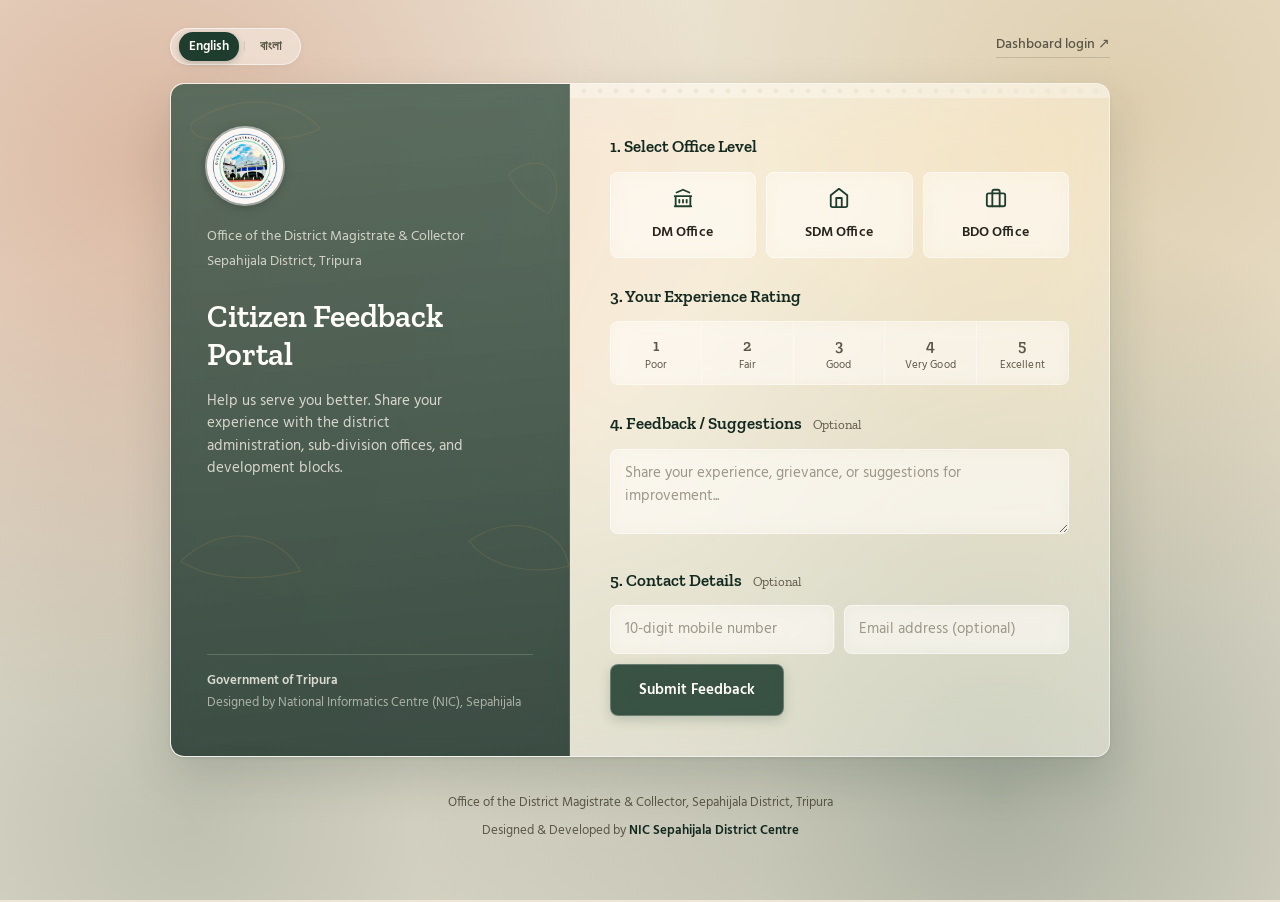
<file: index.html>
<!DOCTYPE html>
<html lang="en">
<head>
  <meta charset="UTF-8">
  <meta name="viewport" content="width=device-width, initial-scale=1.0">
  <title>Sepahijala District Administration — Citizen Feedback Portal</title>
  <meta name="description" content="Official Citizen Feedback Portal of Sepahijala District Administration, Government of Tripura. Share your experience and rating for DM, SDM, and BDO offices.">
  <meta name="theme-color" content="#1F3D2E">
  <link rel="icon" type="image/jpeg" href="logo.jpg">
  <link rel="preconnect" href="https://fonts.googleapis.com">
  <link rel="preconnect" href="https://fonts.gstatic.com" crossorigin>
  <link href="https://fonts.googleapis.com/css2?family=Zilla+Slab:wght@500;600;700&family=Hind:wght@400;500;600;700&display=swap" rel="stylesheet">
  <link rel="stylesheet" href="style.css">
</head>
<body>
<div class="page">

  <!-- Top Language Switcher & Admin Link -->
  <div class="top-links">
    <div class="lang-switch-container" role="group" aria-label="Language Selector">
      <button type="button" class="lang-btn active" id="btnLangEn" onclick="setLanguage('en')">English</button>
      <span class="lang-separator">|</span>
      <button type="button" class="lang-btn" id="btnLangBn" onclick="setLanguage('bn')">বাংলা</button>
    </div>
    <a class="dashboard-link" href="login.html" data-i18n="dashboard_link">Dashboard login ↗</a>
  </div>

  <div class="portal">
    <!-- Identity / hero panel -->
    <div class="hero">
      <svg class="hero-canopy" viewBox="0 0 400 520" preserveAspectRatio="xMidYMid slice">
        <g fill="none" stroke="rgba(184,146,74,0.35)" stroke-width="1.2">
          <path d="M20 40 C 60 10, 120 10, 150 45 C 130 55, 90 60, 60 50 C 40 60, 20 55, 20 40 Z"/>
          <path d="M340 90 C 380 60, 400 100, 380 130 C 360 120, 345 105, 340 90 Z"/>
          <path d="M10 480 C 50 440, 110 450, 130 490 C 90 500, 40 500, 10 480 Z"/>
          <path d="M300 460 C 340 430, 395 445, 400 485 C 360 495, 320 485, 300 460 Z"/>
        </g>
      </svg>
      <div class="hero-content">
        <a href="index.html" class="seal" title="District Administration Sepahijala, Bishramganj">
          <img src="logo.jpg" alt="District Administration Sepahijala" />
        </a>
        <p class="eyebrow-office" data-i18n="office_title">Office of the District Magistrate &amp; Collector</p>
        <p class="eyebrow-district" data-i18n="district_title">Sepahijala District, Tripura</p>
        <h1 data-i18n="portal_title">Citizen Feedback Portal</h1>
        <p class="lede" data-i18n="hero_lede">Help us serve you better. Share your experience with the district administration, sub-division offices, and development blocks.</p>
      </div>
      <div class="hero-foot">
        <strong data-i18n="gov_tripura">Government of Tripura</strong>
        <span data-i18n="nic_credit">Designed by National Informatics Centre (NIC), Sepahijala</span>
      </div>
    </div>

    <!-- Form / slip panel -->
    <div class="slip">
      <div class="perforation"></div>
      
      <!-- Interactive Form Section -->
      <div class="slip-inner" id="formSection">
        
        <!-- Fieldset 1: Level Tile -->
        <fieldset>
          <legend><span data-i18n="step1_title">1. Select Office Level</span> <span class="hint" data-i18n="step1_hint"></span></legend>
          <div class="tile-row">
            <div class="tile" id="tile-DM" onclick="selectOfficeType('DM')">
              <svg viewBox="0 0 24 24" fill="none" stroke="currentColor" stroke-width="2" stroke-linecap="round" stroke-linejoin="round">
                <path d="M3 21h18M3 10h18M5 6l7-3 7 3M4 10v11M20 10v11M8 14v3M12 14v3M16 14v3"/>
              </svg>
              <span data-i18n="tile_dm">DM Office</span>
            </div>
            <div class="tile" id="tile-SDM" onclick="selectOfficeType('SDM')">
              <svg viewBox="0 0 24 24" fill="none" stroke="currentColor" stroke-width="2" stroke-linecap="round" stroke-linejoin="round">
                <path d="M3 9l9-7 9 7v11a2 2 0 0 1-2 2H5a2 2 0 0 1-2-2z"/>
                <polyline points="9 22 9 12 15 12 15 22"/>
              </svg>
              <span data-i18n="tile_sdm">SDM Office</span>
            </div>
            <div class="tile" id="tile-BDO" onclick="selectOfficeType('BDO')">
              <svg viewBox="0 0 24 24" fill="none" stroke="currentColor" stroke-width="2" stroke-linecap="round" stroke-linejoin="round">
                <rect x="2" y="7" width="20" height="14" rx="2" ry="2"/>
                <path d="M16 21V5a2 2 0 0 0-2-2h-4a2 2 0 0 0-2 2v16"/>
              </svg>
              <span data-i18n="tile_bdo">BDO Office</span>
            </div>
          </div>
        </fieldset>

        <!-- Fieldset 2: Specific Office Dropdown -->
        <fieldset id="specificOfficeSection" style="display: none;">
          <legend><span data-i18n="step2_title">2. Specific Office</span> <span class="hint" data-i18n="step2_hint"></span></legend>
          <div class="office-select-wrapper">
            <select id="officeDropdown" class="office-dropdown" onchange="selectSpecificOffice(this.value)">
              <!-- Dynamically populated options -->
            </select>
            <span class="office-select-arrow">▾</span>
          </div>
        </fieldset>

        <!-- Fieldset 3: Experience Rating -->
        <fieldset>
          <legend><span data-i18n="step3_title">3. Your Experience Rating</span> <span class="hint" data-i18n="step3_hint"></span></legend>
          <div class="scale">
            <button type="button" id="rate-1" onclick="setRating(1)">
              <span class="n">1</span>
              <span class="lbl" data-i18n="rate_1">Poor</span>
            </button>
            <button type="button" id="rate-2" onclick="setRating(2)">
              <span class="n">2</span>
              <span class="lbl" data-i18n="rate_2">Fair</span>
            </button>
            <button type="button" id="rate-3" onclick="setRating(3)">
              <span class="n">3</span>
              <span class="lbl" data-i18n="rate_3">Good</span>
            </button>
            <button type="button" id="rate-4" onclick="setRating(4)">
              <span class="n">4</span>
              <span class="lbl" data-i18n="rate_4">Very Good</span>
            </button>
            <button type="button" id="rate-5" onclick="setRating(5)">
              <span class="n">5</span>
              <span class="lbl" data-i18n="rate_5">Excellent</span>
            </button>
          </div>
        </fieldset>

        <!-- Fieldset 4: Remarks / Suggestions -->
        <fieldset>
          <legend><span data-i18n="step4_title">4. Feedback / Suggestions</span> <span class="hint" data-i18n="step4_hint">Optional</span></legend>
          <textarea id="feedbackText" data-i18n-placeholder="feedback_placeholder" placeholder="Share your experience, grievance, or suggestions for improvement..."></textarea>
        </fieldset>

        <!-- Fieldset 5: Contact Details -->
        <fieldset>
          <legend><span data-i18n="step5_title">5. Contact Details</span> <span class="hint" data-i18n="step5_hint">Optional</span></legend>
          <div class="contact-row">
            <input type="tel" id="mobile" maxlength="10" data-i18n-placeholder="mobile_placeholder" placeholder="10-digit mobile number" />
            <input type="email" id="email" data-i18n-placeholder="email_placeholder" placeholder="Email address (optional)" />
          </div>
        </fieldset>

        <!-- Alert Notification -->
        <div id="alertBox" class="alert"></div>

        <!-- Submit Row -->
        <div class="submit-row">
          <button type="button" id="submitBtn" onclick="submitFeedback()" class="submit-btn" data-i18n="submit_btn">Submit Feedback</button>
          <div class="error-note" id="inlineError" data-i18n="inline_error">Please select an office and star rating before submitting.</div>
        </div>

      </div>

      <!-- Confirmation Screen -->
      <div class="confirm" id="confirmSection">
        <div class="check">✓</div>
        <h2 data-i18n="confirm_title">Feedback Recorded! Thank You</h2>
        <div class="ticket-id" id="ticketIdDisplay">Ref: SPJ-FB-2026-0001</div>
        <p data-i18n="confirm_msg">Your feedback has been securely submitted to the District Administration, Sepahijala. Thank you for contributing to better public service delivery.</p>
        <button type="button" class="again-btn" onclick="resetForm()" data-i18n="again_btn">Submit Another Response</button>
      </div>

    </div>
  </div>

  <footer class="page-foot">
    <div data-i18n="footer_office">Office of the District Magistrate &amp; Collector, Sepahijala District, Tripura</div>
    <div class="updated" data-i18n-html="footer_credit">Designed &amp; Developed by <strong>NIC Sepahijala District Centre</strong></div>
  </footer>

</div>

<script src="app.js"></script>
<script>
  // ── Pure English & Pure Bengali Translation Dictionary ───────
  const TRANSLATIONS = {
    en: {
      dashboard_link: "Dashboard login ↗",
      office_title: "Office of the District Magistrate & Collector",
      district_title: "Sepahijala District, Tripura",
      portal_title: "Citizen Feedback Portal",
      hero_lede: "Help us serve you better. Share your experience with the district administration, sub-division offices, and development blocks.",
      gov_tripura: "Government of Tripura",
      nic_credit: "Designed by National Informatics Centre (NIC), Sepahijala",

      step1_title: "1. Select Office Level",
      step1_hint: "",
      tile_dm: "DM Office",
      tile_sdm: "SDM Office",
      tile_bdo: "BDO Office",

      step2_title: "2. Specific Office",
      step2_hint: "",

      step3_title: "3. Your Experience Rating",
      step3_hint: "",
      rate_1: "Poor",
      rate_2: "Fair",
      rate_3: "Good",
      rate_4: "Very Good",
      rate_5: "Excellent",

      step4_title: "4. Feedback / Suggestions",
      step4_hint: "Optional",
      feedback_placeholder: "Share your experience, grievance, or suggestions for improvement...",

      step5_title: "5. Contact Details",
      step5_hint: "Optional",
      mobile_placeholder: "10-digit mobile number",
      email_placeholder: "Email address (optional)",

      submit_btn: "Submit Feedback",
      submitting_btn: "Submitting...",
      inline_error: "Please select an office and star rating before submitting.",

      confirm_title: "Feedback Recorded! Thank You",
      confirm_msg: "Your feedback has been securely submitted to the District Administration, Sepahijala. Thank you for contributing to better public service delivery.",
      again_btn: "Submit Another Response",

      footer_office: "Office of the District Magistrate & Collector, Sepahijala District, Tripura",
      footer_credit: "Designed & Developed by <strong>NIC Sepahijala District Centre</strong>",

      err_select_office: "Please select the office level and specific office.",
      err_select_rating: "Please select your experience rating from 1 to 5.",
      err_invalid_mobile: "Please enter a valid 10-digit Indian mobile number.",
      err_invalid_email: "Please enter a valid email address.",
      err_submit_failed: "Failed to submit feedback. Please check connection and try again.",
      office_dropdown_placeholder: "— Select Office —"
    },
    bn: {
      dashboard_link: "ড্যাশবোর্ড লগইন ↗",
      office_title: "জেলা শাসক ও সমাহর্তার কার্যালয়",
      district_title: "সিপাহীজলা জেলা, ত্রিপুরা",
      portal_title: "নাগরিক প্রতিক্রিয়া পোর্টাল",
      hero_lede: "আপনাদের উন্নত পরিষেবা প্রদানে আমাদের সহায়তা করুন। জেলা প্রশাসন, মহকুমা শাসক এবং ব্লক উন্নয়ন আধিকারিকের কার্যালয়ে আপনার অভিজ্ঞতা ভাগ করে নিন।",
      gov_tripura: "ত্রিপুরা সরকার",
      nic_credit: "পরিকল্পনা ও রূপায়ণে: জাতীয় তথ্যবিজ্ঞান কেন্দ্র (NIC), সিপাহীজলা",

      step1_title: "১. দপ্তরের স্তর নির্বাচন করুন",
      step1_hint: "",
      tile_dm: "ডিএম কার্যালয়",
      tile_sdm: "এসডিএম কার্যালয়",
      tile_bdo: "বিডিও কার্যালয়",

      step2_title: "২. নির্দিষ্ট দপ্তর বেছে নিন",
      step2_hint: "",

      step3_title: "৩. আপনার অভিজ্ঞতা রেটিং",
      step3_hint: "",
      rate_1: "খারাপ",
      rate_2: "মোটামুটি",
      rate_3: "ভালো",
      rate_4: "খুব ভালো",
      rate_5: "চমৎকার",

      step4_title: "৪. মতামত ও পরামর্শ",
      step4_hint: "ঐচ্ছিক",
      feedback_placeholder: "আপনার অভিজ্ঞতা, অভিযোগ বা উন্নতির জন্য পরামর্শ লিখুন...",

      step5_title: "৫. যোগাযোগের বিবরণ",
      step5_hint: "ঐচ্ছিক",
      mobile_placeholder: "১০ সংখ্যার মোবাইল নম্বর",
      email_placeholder: "ইমেইল ঠিকানা (ঐচ্ছিক)",

      submit_btn: "মতামত জমা দিন",
      submitting_btn: "জমা দেওয়া হচ্ছে...",
      inline_error: "অনুগ্রহ করে জমা দেওয়ার আগে দপ্তর এবং রেটিং নির্বাচন করুন।",

      confirm_title: "প্রতিক্রিয়া নথিভুক্ত হয়েছে! ধন্যবাদ",
      confirm_msg: "আপনার প্রতিক্রিয়া নিরাপদে সিপাহীজলা জেলা প্রশাসনে জমা হয়েছে। উন্নত জনসেবা প্রদানে সহযোগিতার জন্য ধন্যবাদ।",
      again_btn: "আরেকটি প্রতিক্রিয়া জমা দিন",

      footer_office: "জেলা শাসক ও সমাহর্তার কার্যালয়, সিপাহীজলা জেলা, ত্রিপুরা",
      footer_credit: "পরিকল্পনা ও রূপায়ণে: <strong>জাতীয় তথ্যবিজ্ঞান কেন্দ্র (NIC), সিপাহীজলা জেলা কেন্দ্র</strong>",

      err_select_office: "অনুগ্রহ করে দপ্তরের স্তর ও নির্দিষ্ট দপ্তর নির্বাচন করুন।",
      err_select_rating: "অনুগ্রহ করে ১ থেকে ৫ এর মধ্যে রেটিং নির্বাচন করুন।",
      err_invalid_mobile: "অনুগ্রহ করে একটি বৈধ ১০ সংখ্যার মোবাইল নম্বর লিখুন।",
      err_invalid_email: "অনুগ্রহ করে একটি বৈধ ইমেইল ঠিকানা লিখুন।",
      err_submit_failed: "প্রতিক্রিয়া জমা দেওয়া সম্ভব হয়নি। ইন্টারনেট সংযোগ পরীক্ষা করে পুনরায় চেষ্টা করুন।",
      office_dropdown_placeholder: "— দপ্তর বেছে নিন —"
    }
  };

  const OFFICE_NAMES_BN = {
    "DM Office, Sepahijala": "ডিএম কার্যালয়, সিপাহীজলা",
    "SDM Office - Bishalgarh": "এসডিএম কার্যালয় - বিশালগড়",
    "SDM Office - Sonamura": "এসডিএম কার্যালয় - সোনামুড়া",
    "SDM Office - Jampuijala": "এসডিএম কার্যালয় - জম্পুইজলা",
    "BDO Office - Bishalgarh": "বিডিও কার্যালয় - বিশালগড়",
    "BDO Office - Charilam": "বিডিও কার্যালয় - চড়িলাম",
    "BDO Office - Nalchar": "বিডিও কার্যালয় - নলছড়",
    "BDO Office - Mohanbhog": "বিডিও কার্যালয় - মোহনভোগ",
    "BDO Office - Boxanagar": "বিডিও কার্যালয় - বক্সনগর",
    "BDO Office - Kathalia": "বিডিও কার্যালয় - কাঁঠালিয়া",
    "BDO Office - Jampuijala": "বিডিও কার্যালয় - জম্পুইজলা"
  };

  const OFFICE_DATA = {
    "DM": [
      "DM Office, Sepahijala"
    ],
    "SDM": [
      "SDM Office - Bishalgarh",
      "SDM Office - Sonamura",
      "SDM Office - Jampuijala"
    ],
    "BDO": [
      "BDO Office - Bishalgarh",
      "BDO Office - Charilam",
      "BDO Office - Nalchar",
      "BDO Office - Mohanbhog",
      "BDO Office - Boxanagar",
      "BDO Office - Kathalia",
      "BDO Office - Jampuijala"
    ]
  };

  let currentLang = localStorage.getItem("spj_feedback_lang") || "en";
  let selectedOfficeType = "";
  let selectedOffice = "";
  let selectedRating = 0;

  function setLanguage(lang) {
    currentLang = lang;
    localStorage.setItem("spj_feedback_lang", lang);

    document.querySelectorAll(".lang-btn").forEach(b => b.classList.remove("active"));
    const activeBtn = document.getElementById("btnLang" + (lang === "bn" ? "Bn" : "En"));
    if (activeBtn) activeBtn.classList.add("active");

    const t = TRANSLATIONS[lang] || TRANSLATIONS.en;

    document.querySelectorAll("[data-i18n]").forEach(el => {
      const key = el.getAttribute("data-i18n");
      if (t[key] !== undefined) el.textContent = t[key];
    });

    document.querySelectorAll("[data-i18n-html]").forEach(el => {
      const key = el.getAttribute("data-i18n-html");
      if (t[key] !== undefined) el.innerHTML = t[key];
    });

    document.querySelectorAll("[data-i18n-placeholder]").forEach(el => {
      const key = el.getAttribute("data-i18n-placeholder");
      if (t[key] !== undefined) el.placeholder = t[key];
    });

    if (selectedOfficeType) {
      renderOfficeDropdown(selectedOfficeType);
      // Restore previously selected office in dropdown after re-render
      if (selectedOffice) {
        const dropdown = document.getElementById("officeDropdown");
        if (dropdown) dropdown.value = selectedOffice;
      }
    }
  }

  function renderOfficeDropdown(type) {
    const dropdown = document.getElementById("officeDropdown");
    dropdown.innerHTML = "";

    // Placeholder option
    const placeholder = document.createElement("option");
    placeholder.value = "";
    const t = TRANSLATIONS[currentLang] || TRANSLATIONS.en;
    placeholder.textContent = t.office_dropdown_placeholder || "— Select Office —";
    placeholder.disabled = true;
    placeholder.selected = true;
    dropdown.appendChild(placeholder);

    const offices = OFFICE_DATA[type] || [];
    offices.forEach((off) => {
      const option = document.createElement("option");
      option.value = off;  // canonical English value always sent to backend
      option.textContent = (currentLang === "bn") ? (OFFICE_NAMES_BN[off] || off) : off;
      if (selectedOffice === off) option.selected = true;
      dropdown.appendChild(option);
    });
  }

  function selectOfficeType(type) {
    selectedOfficeType = type;
    selectedOffice = "";

    document.querySelectorAll(".tile").forEach(t => t.classList.remove("selected"));
    const activeTile = document.getElementById("tile-" + type);
    if (activeTile) activeTile.classList.add("selected");

    const specSection = document.getElementById("specificOfficeSection");
    renderOfficeDropdown(type);
    specSection.style.display = "block";

    // Auto-select if only 1 office (e.g. DM Office)
    const offices = OFFICE_DATA[type] || [];
    if (offices.length === 1) {
      selectedOffice = offices[0];
      const dropdown = document.getElementById("officeDropdown");
      if (dropdown) dropdown.value = offices[0];
      hideError();
    }
  }

  function selectSpecificOffice(officeName) {
    selectedOffice = officeName;
    if (officeName) hideError();
  }

  function setRating(val) {
    selectedRating = val;
    for (let i = 1; i <= 5; i++) {
      const btn = document.getElementById("rate-" + i);
      if (btn) {
        if (i === val) btn.classList.add("selected");
        else btn.classList.remove("selected");
      }
    }
    hideError();
  }

  function showError(msg) {
    const alertBox = document.getElementById("alertBox");
    alertBox.className = "alert alert-error";
    alertBox.textContent = msg;
    alertBox.style.display = "block";

    const inlineErr = document.getElementById("inlineError");
    inlineErr.textContent = msg;
    inlineErr.classList.add("show");
  }

  function hideError() {
    document.getElementById("alertBox").style.display = "none";
    document.getElementById("inlineError").classList.remove("show");
  }

  async function submitFeedback() {
    hideError();
    const t = TRANSLATIONS[currentLang] || TRANSLATIONS.en;

    if (!selectedOfficeType || !selectedOffice) {
      showError(t.err_select_office);
      return;
    }

    if (!selectedRating) {
      showError(t.err_select_rating);
      return;
    }

    const mobile = document.getElementById("mobile").value.trim();
    const email = document.getElementById("email").value.trim();
    const feedback = document.getElementById("feedbackText").value.trim();

    if (mobile && !/^[6-9]\d{9}$/.test(mobile)) {
      showError(t.err_invalid_mobile);
      return;
    }

    if (email && !/^[^\s@]+@[^\s@]+\.[^\s@]+$/.test(email)) {
      showError(t.err_invalid_email);
      return;
    }

    const submitBtn = document.getElementById("submitBtn");
    submitBtn.disabled = true;
    submitBtn.innerHTML = '<span class="spinner"></span> ' + t.submitting_btn;

    const payload = {
      mobile,
      email,
      office: selectedOffice,
      officeType: selectedOfficeType,
      service: "General Administration",
      rating: selectedRating,
      feedback
    };

    const res = await apiPost("submitFeedback", { payload });

    submitBtn.disabled = false;
    submitBtn.textContent = t.submit_btn;

    if (res && res.success) {
      const randomSuffix = Math.floor(1000 + Math.random() * 9000);
      const ticketRef = res.ticketId || `SPJ-FB-${new Date().getFullYear()}-${randomSuffix}`;
      document.getElementById("ticketIdDisplay").textContent = "Ref ID: " + ticketRef;

      document.getElementById("formSection").classList.add("hide");
      document.getElementById("confirmSection").classList.add("show");
      document.getElementById("confirmSection").scrollIntoView({ behavior: "smooth", block: "center" });
    } else {
      showError((res && res.error) ? res.error : t.err_submit_failed);
    }
  }

  function resetForm() {
    selectedOfficeType = "";
    selectedOffice = "";
    selectedRating = 0;

    document.querySelectorAll(".tile").forEach(t => t.classList.remove("selected"));
    document.getElementById("specificOfficeSection").style.display = "none";
    const dropdown = document.getElementById("officeDropdown");
    if (dropdown) dropdown.innerHTML = "";

    for (let i = 1; i <= 5; i++) {
      const btn = document.getElementById("rate-" + i);
      if (btn) btn.classList.remove("selected");
    }

    document.getElementById("feedbackText").value = "";
    document.getElementById("mobile").value = "";
    document.getElementById("email").value = "";
    hideError();

    document.getElementById("confirmSection").classList.remove("show");
    document.getElementById("formSection").classList.remove("hide");
    window.scrollTo({ top: 0, behavior: "smooth" });
  }

  // Format mobile input to allow digits only up to 10
  document.getElementById("mobile").addEventListener("input", function(e) {
    this.value = this.value.replace(/\D/g, "").slice(0, 10);
  });

  // Initialize with stored or default language
  setLanguage(currentLang);
</script>
</body>
</html>
</file>
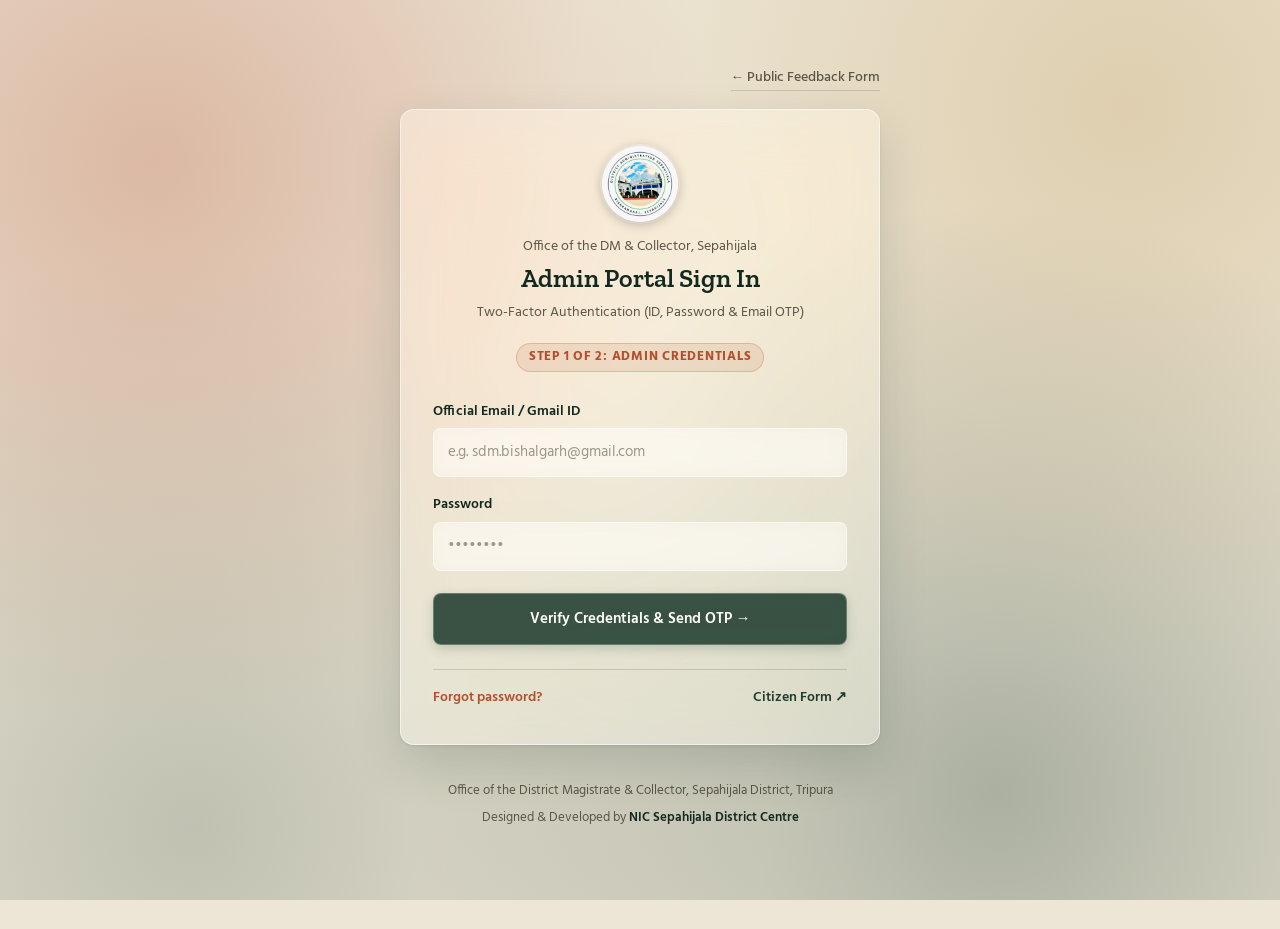
<file: dashboard.html>
<!DOCTYPE html>
<html lang="en">
<head>
  <meta charset="UTF-8">
  <meta name="viewport" content="width=device-width, initial-scale=1.0">
  <title>Feedback Dashboard — Sepahijala District Administration</title>
  <meta name="description" content="Feedback Analytics Dashboard for Sepahijala District Administration. View ratings, statistics, and citizen feedback.">
  <meta name="theme-color" content="#1F3D2E">
  <link rel="icon" type="image/jpeg" href="logo.jpg">
  <link rel="preconnect" href="https://fonts.googleapis.com">
  <link rel="preconnect" href="https://fonts.gstatic.com" crossorigin>
  <link href="https://fonts.googleapis.com/css2?family=Zilla+Slab:wght@500;600;700&family=Hind:wght@400;500;600;700&display=swap" rel="stylesheet">
  <link rel="stylesheet" href="style.css">
</head>
<body>
<div class="page page-dashboard">

  <!-- Top Dashboard Navbar -->
  <nav class="dash-navbar">
    <a href="index.html" class="dash-brand-link" title="Go to Citizen Feedback Portal">
      <div class="dash-brand-icon">
        <img src="logo.jpg" alt="Logo" style="width: 100%; height: 100%; border-radius: 50%; object-fit: cover;" />
      </div>
      <div>
        <div class="dash-title">Feedback Dashboard</div>
        <div class="dash-subtitle" id="userSubHead">Sepahijala District Administration</div>
      </div>
    </a>
    
    <div class="dash-actions">
      <a href="index.html" class="dash-btn dash-btn-brass">Citizen Form ↗</a>
      <button onclick="loadDashboardData()" class="dash-btn dash-btn-outline">Refresh</button>
      <button onclick="logout()" class="dash-btn dash-btn-outline">Logout</button>
    </div>
  </nav>

  <!-- Filter Bar: Level Pills & Interconnected Office Dropdown -->
  <div class="filter-bar">
    <div class="level-pills">
      <button type="button" class="dash-pill-btn active" id="pill-DM" onclick="selectLevelPill('DM')">DM Level</button>
      <button type="button" class="dash-pill-btn" id="pill-SDM" onclick="selectLevelPill('SDM')">SDM Level</button>
      <button type="button" class="dash-pill-btn" id="pill-BDO" onclick="selectLevelPill('BDO')">BDO Level</button>
    </div>

    <div style="min-width: 280px; flex: 1; max-width: 420px;">
      <select id="officeFilterSelect" onchange="onOfficeSelectChange()">
        <!-- Options dynamically populated by active level pill -->
      </select>
    </div>
  </div>

  <div id="alertBox" class="alert"></div>

  <!-- Cumulative Overview -->
  <div style="margin: 20px 0 15px;">
    <h2 class="dash-section-title" id="cumulativeTitle">All Offices — Cumulative District View</h2>
  </div>

  <div class="cumulative-summary-grid">
    <div class="stat-box accent-forest">
      <div class="stat-title">Total Responses Recorded</div>
      <div class="stat-number" id="statTotalResponses">0</div>
      <div class="stat-subtext" id="statTotalSubtext">All Offices — Cumulative District Overview</div>
    </div>
    <div class="stat-box accent-clay">
      <div class="stat-title">Average District Rating</div>
      <div class="stat-number" id="statAvgRating">0.0</div>
      <div class="stat-subtext">Out of 5.0 maximum rating</div>
    </div>
  </div>

  <!-- Office-wise Summary Cards -->
  <div style="margin: 30px 0 15px;">
    <h2 class="dash-section-title">Office-wise Performance Breakdown</h2>
  </div>

  <div class="office-summary-grid" id="officeCardsGrid">
    <div style="color: var(--ink-soft); font-size: 14px;">Loading office summary...</div>
  </div>

  <!-- Recent Submissions Table with Live Search & CSV Export -->
  <div class="dash-table-header" style="margin-top: 35px;">
    <h2 class="dash-section-title" style="margin-bottom: 0;">Recent Citizen Submissions</h2>
    <div style="display: flex; gap: 10px; align-items: center; flex-wrap: wrap;">
      <div class="table-search-box">
        <input type="text" id="tableSearchInput" class="table-search-input" placeholder="🔍 Search feedback or office..." oninput="filterTable()" />
      </div>
      <button onclick="exportToCsv()" class="dash-btn dash-btn-clay" title="Download filtered feedback as Excel CSV file">📥 Export CSV</button>
    </div>
  </div>

  <div class="data-table-container">
    <table class="data-table">
      <thead>
        <tr>
          <th>Date</th>
          <th>Office</th>
          <th>Rating</th>
          <th>Feedback / Remarks</th>
        </tr>
      </thead>
      <tbody id="recentTableBody">
        <tr><td colspan="4" style="text-align:center; color: var(--ink-soft); padding: 24px;">Loading recent submissions...</td></tr>
      </tbody>
    </table>
  </div>

  <footer class="page-foot">
    <div>Office of the District Magistrate &amp; Collector, Sepahijala District, Tripura</div>
    <div class="updated">Designed &amp; Developed by <strong>NIC Sepahijala District Centre</strong></div>
  </footer>

</div>

<script src="app.js"></script>
<script>
  const token = checkAuthOrRedirect();
  let dashboardData = null;

  let userRole = localStorage.getItem("spj_feedback_role") || "DM";
  let userOffice = localStorage.getItem("spj_feedback_office") || "DM Office, Sepahijala";

  let currentLevelFilter = userRole === "BDO" ? "BDO" : (userRole === "SDM" ? "SDM" : "DM");

  const REGION_MAP = {
    "SDM Office - Bishalgarh": {
      regionName: "Bishalgarh Region",
      bdos: ["BDO Office - Bishalgarh", "BDO Office - Charilam"]
    },
    "SDM Office - Sonamura": {
      regionName: "Sonamura Region",
      bdos: ["BDO Office - Boxanagar", "BDO Office - Kathalia", "BDO Office - Mohanbhog", "BDO Office - Nalchar"]
    },
    "SDM Office - Jampuijala": {
      regionName: "Jampuijala Region",
      bdos: ["BDO Office - Jampuijala"]
    }
  };

  function logout() {
    clearAuth();
    window.location.href = "login.html";
  }

  function initRolePermissions() {
    const btnDm = document.getElementById("pill-DM");
    const btnSdm = document.getElementById("pill-SDM");
    const btnBdo = document.getElementById("pill-BDO");
    const subHead = document.getElementById("userSubHead");

    if (userOffice) {
      subHead.textContent = userOffice + " (" + userRole + ")";
    }

    if (userRole === "SDM") {
      btnDm.disabled = true;
      btnDm.classList.add("disabled");
    } else if (userRole === "BDO") {
      btnDm.disabled = true;
      btnDm.classList.add("disabled");
      btnSdm.disabled = true;
      btnSdm.classList.add("disabled");
    }

    document.querySelectorAll(".dash-pill-btn").forEach(b => b.classList.remove("active"));
    const activeBtn = document.getElementById("pill-" + currentLevelFilter);
    if (activeBtn) activeBtn.classList.add("active");
  }

  function selectLevelPill(level) {
    const btn = document.getElementById("pill-" + level);
    if (btn.disabled || btn.classList.contains("disabled")) return;

    currentLevelFilter = level;
    document.querySelectorAll(".dash-pill-btn").forEach(b => b.classList.remove("active"));
    btn.classList.add("active");

    populateDropdownByLevel(level);
    loadDashboardData();
  }

  function populateDropdownByLevel(level) {
    const select = document.getElementById("officeFilterSelect");
    select.innerHTML = "";

    if (level === "DM") {
      if (userRole === "DM") {
        const optAll = document.createElement("option");
        optAll.value = "All";
        optAll.textContent = "All Offices (Cumulative District View)";
        select.appendChild(optAll);

        const optDm = document.createElement("option");
        optDm.value = "DM Office, Sepahijala";
        optDm.textContent = "DM Office, Sepahijala";
        select.appendChild(optDm);
      }
    } 
    else if (level === "SDM") {
      if (userRole === "DM") {
        const groupRegions = document.createElement("optgroup");
        groupRegions.label = "SDM Regions (Cumulative SDM + BDOs)";
        ["Bishalgarh Region", "Sonamura Region", "Jampuijala Region"].forEach(r => {
          const opt = document.createElement("option");
          opt.value = r;
          opt.textContent = r;
          groupRegions.appendChild(opt);
        });
        select.appendChild(groupRegions);

        const groupOffices = document.createElement("optgroup");
        groupOffices.label = "Specific SDM Offices";
        ["SDM Office - Bishalgarh", "SDM Office - Sonamura", "SDM Office - Jampuijala"].forEach(s => {
          const opt = document.createElement("option");
          opt.value = s;
          opt.textContent = s;
          groupOffices.appendChild(opt);
        });
        select.appendChild(groupOffices);
      } 
      else if (userRole === "SDM") {
        const regionInfo = REGION_MAP[userOffice];
        if (regionInfo) {
          const optRegion = document.createElement("option");
          optRegion.value = regionInfo.regionName;
          optRegion.textContent = regionInfo.regionName + " (Cumulative Region)";
          select.appendChild(optRegion);
        }

        const optOffice = document.createElement("option");
        optOffice.value = userOffice;
        optOffice.textContent = userOffice + " (Office Only)";
        select.appendChild(optOffice);
      }
    } 
    else if (level === "BDO") {
      if (userRole === "DM") {
        const allBdos = [
          "BDO Office - Bishalgarh",
          "BDO Office - Charilam",
          "BDO Office - Nalchar",
          "BDO Office - Mohanbhog",
          "BDO Office - Boxanagar",
          "BDO Office - Kathalia",
          "BDO Office - Jampuijala"
        ];
        allBdos.forEach(b => {
          const opt = document.createElement("option");
          opt.value = b;
          opt.textContent = b;
          select.appendChild(opt);
        });
      } 
      else if (userRole === "SDM") {
        const regionInfo = REGION_MAP[userOffice];
        if (regionInfo && regionInfo.bdos) {
          regionInfo.bdos.forEach(b => {
            const opt = document.createElement("option");
            opt.value = b;
            opt.textContent = b;
            select.appendChild(opt);
          });
        }
      } 
      else if (userRole === "BDO") {
        const opt = document.createElement("option");
        opt.value = userOffice;
        opt.textContent = userOffice;
        select.appendChild(opt);
      }
    }
  }

  function onOfficeSelectChange() {
    loadDashboardData();
  }

  async function loadDashboardData() {
    const alertBox = document.getElementById("alertBox");
    alertBox.style.display = "none";

    const refreshBtn = document.querySelector(".dash-btn-outline");
    if (refreshBtn && refreshBtn.textContent.includes("Refresh")) {
      refreshBtn.innerHTML = '<span class="spinner"></span> Refreshing...';
    }

    const selectedOffice = document.getElementById("officeFilterSelect").value || "All";
    const res = await apiPost("getDashboardData", { token, officeFilter: selectedOffice });

    if (refreshBtn && refreshBtn.textContent.includes("Refresh")) {
      refreshBtn.textContent = "Refresh";
    }

    if (!res || !res.success) {
      if (res && res.error && res.error.includes("Unauthorized")) {
        clearAuth();
        window.location.href = "login.html";
        return;
      }
      alertBox.className = "alert alert-error";
      alertBox.textContent = (res && res.error) ? res.error : "Failed to load dashboard data. Check GAS backend endpoint.";
      return;
    }

    dashboardData = res;
    if (res.role) userRole = res.role;
    if (res.ownOffice) userOffice = res.ownOffice;

    renderDashboard();
  }

  function renderDashboard() {
    if (!dashboardData) return;

    const selectedOffice = document.getElementById("officeFilterSelect").value || "All";
    let titleText = "All Offices — Cumulative District View";
    if (selectedOffice === "All") {
      titleText = "All Offices — Cumulative District View";
    } else if (selectedOffice.indexOf("Region") !== -1) {
      titleText = selectedOffice + " — Cumulative Overview";
    } else {
      titleText = selectedOffice + " — Overview";
    }

    document.getElementById("cumulativeTitle").textContent = titleText;
    document.getElementById("statTotalSubtext").textContent = titleText;

    document.getElementById("statTotalResponses").textContent = dashboardData.totalCount || 0;
    document.getElementById("statAvgRating").textContent = dashboardData.avgRating ? dashboardData.avgRating.toFixed(1) : "0.0";

    const grid = document.getElementById("officeCardsGrid");
    let breakdown = dashboardData.officeBreakdown || [];

    if (currentLevelFilter === "DM") {
      breakdown = breakdown.filter(o => o.office.includes("DM"));
    } else if (currentLevelFilter === "SDM") {
      breakdown = breakdown.filter(o => o.office.includes("SDM"));
    } else if (currentLevelFilter === "BDO") {
      breakdown = breakdown.filter(o => o.office.includes("BDO"));
    }

    if (breakdown.length === 0) {
      grid.innerHTML = '<div style="color: var(--ink-soft); font-size: 14px; grid-column: 1/-1;">No records found for current selection.</div>';
    } else {
      grid.innerHTML = breakdown.map(o => {
        const stars = renderStars(o.avgRating);
        const badge = o.avgRating >= 4.8 ? ' 🥇' : (o.avgRating >= 4.5 ? ' 🥈' : '');
        return `
          <div class="office-stat-card">
            <div>
              <div class="office-card-header">
                <span>${escapeHtml(o.office)}${badge}</span>
              </div>
              <div class="office-score-row">
                <div class="score-text">${o.avgRating}<span> / 5</span></div>
                <div class="response-count">${o.count} response${o.count === 1 ? '' : 's'}</div>
              </div>
              <div class="star-rating-display">${stars}</div>
            </div>
            <div class="card-bottom-bar"></div>
          </div>
        `;
      }).join("");
    }

    filterTable();
  }

  function filterTable() {
    if (!dashboardData) return;
    const query = (document.getElementById("tableSearchInput") ? document.getElementById("tableSearchInput").value : "").toLowerCase().trim();
    const recent = dashboardData.recent || [];

    const filtered = recent.filter(r => {
      if (!query) return true;
      const text = `${r.date || ''} ${r.office || ''} ${r.rating || ''} ${r.feedback || ''}`.toLowerCase();
      return text.includes(query);
    });

    const recentBody = document.getElementById("recentTableBody");

    if (filtered.length === 0) {
      recentBody.innerHTML = '<tr><td colspan="4" style="text-align:center; color: var(--ink-soft); padding: 24px;">No matching citizen feedback found.</td></tr>';
    } else {
      recentBody.innerHTML = filtered.map(r => `
        <tr>
          <td>${escapeHtml(r.date)}</td>
          <td><strong>${escapeHtml(r.office)}</strong></td>
          <td><span style="color: var(--brass); letter-spacing: 2px;">${renderStars(r.rating)}</span></td>
          <td>${escapeHtml(r.feedback || "—")}</td>
        </tr>
      `).join("");
    }
  }

  function exportToCsv() {
    if (!dashboardData || !dashboardData.recent || dashboardData.recent.length === 0) {
      alert("No feedback records to export.");
      return;
    }

    const query = (document.getElementById("tableSearchInput") ? document.getElementById("tableSearchInput").value : "").toLowerCase().trim();
    const recent = dashboardData.recent || [];
    const filtered = recent.filter(r => {
      if (!query) return true;
      const text = `${r.date || ''} ${r.office || ''} ${r.rating || ''} ${r.feedback || ''}`.toLowerCase();
      return text.includes(query);
    });

    let csvContent = "\uFEFF"; // UTF-8 BOM for Excel
    csvContent += "Date,Office Level,Office Name,Rating,Feedback\r\n";

    const sanitizeCell = (val) => {
      let str = String(val || "").replace(/"/g, '""');
      // Prevent spreadsheet formula injection (=, +, -, @, tab, newline)
      if (/^[=+\-@\t\r]/.test(str)) {
        str = "'" + str;
      }
      return `"${str}"`;
    };

    filtered.forEach(r => {
      const date = sanitizeCell(r.date);
      const level = sanitizeCell(r.level);
      const office = sanitizeCell(r.office);
      const rating = `"${r.rating || ""}"`;
      const feedback = sanitizeCell(r.feedback);
      csvContent += `${date},${level},${office},${rating},${feedback}\r\n`;
    });

    const blob = new Blob([csvContent], { type: "text/csv;charset=utf-8;" });
    const url = URL.createObjectURL(blob);
    const link = document.createElement("a");
    const timestamp = new Date().toISOString().slice(0, 10);
    link.setAttribute("href", url);
    link.setAttribute("download", `Sepahijala_Feedback_${timestamp}.csv`);
    document.body.appendChild(link);
    link.click();
    document.body.removeChild(link);
    URL.revokeObjectURL(url);
  }

  function renderStars(rating) {
    const full = Math.floor(rating);
    let stars = "";
    for (let i = 1; i <= 5; i++) {
      if (i <= full) stars += "★";
      else stars += "☆";
    }
    return stars;
  }

  function escapeHtml(str) {
    if (!str) return "";
    return String(str).replace(/&/g, "&amp;").replace(/</g, "&lt;").replace(/>/g, "&gt;").replace(/"/g, "&quot;");
  }

  initRolePermissions();
  populateDropdownByLevel(currentLevelFilter);
  loadDashboardData();
</script>
</body>
</html>
</file>
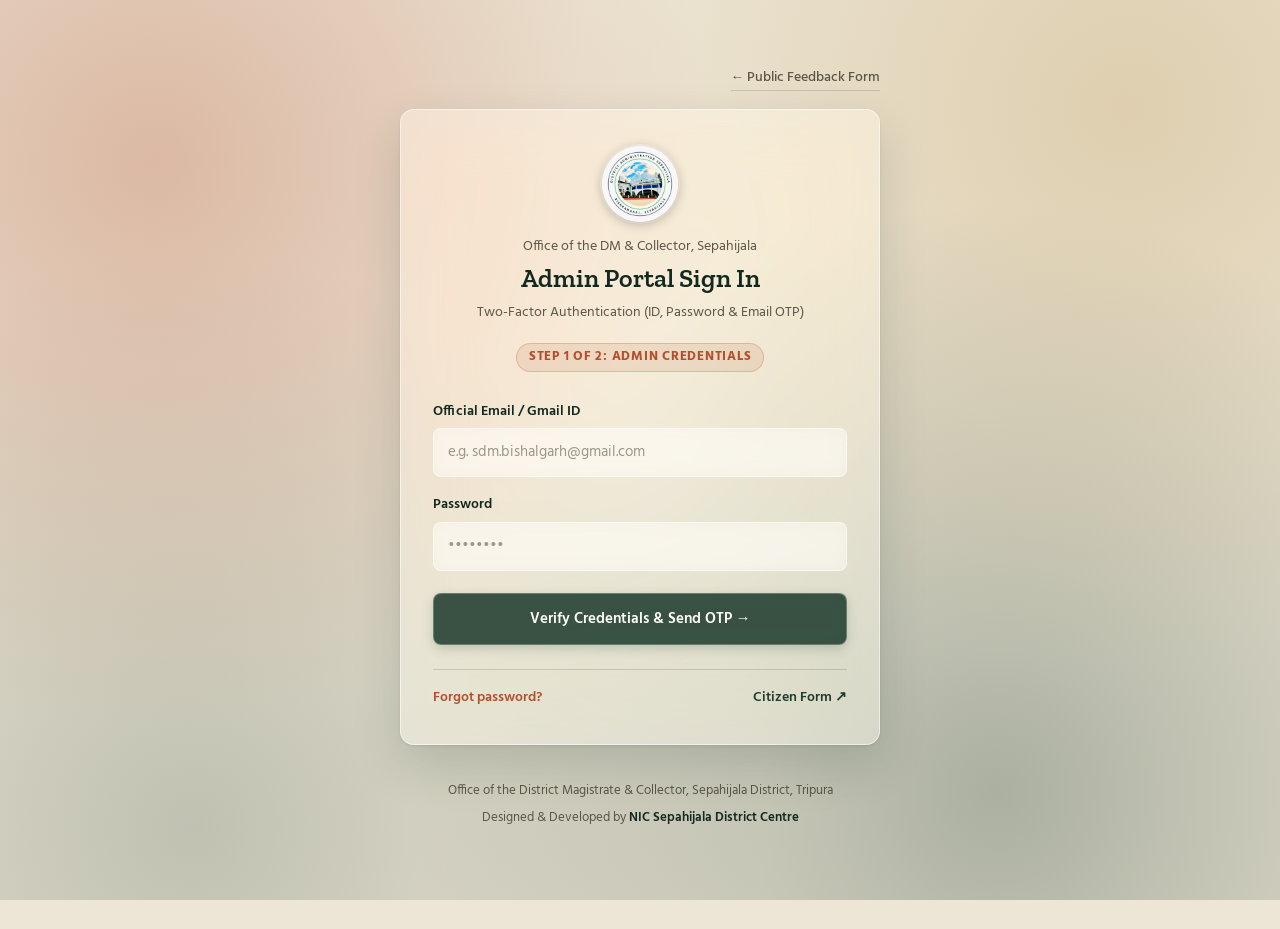
<file: login.html>
<!DOCTYPE html>
<html lang="en">
<head>
  <meta charset="UTF-8">
  <meta name="viewport" content="width=device-width, initial-scale=1.0">
  <title>Admin Sign In — Sepahijala District Administration</title>
  <meta name="description" content="Authorized Admin Sign In Portal with Two-Factor Authentication for Sepahijala District Administration.">
  <meta name="theme-color" content="#1F3D2E">
  <link rel="icon" type="image/jpeg" href="logo.jpg">
  <link rel="preconnect" href="https://fonts.googleapis.com">
  <link rel="preconnect" href="https://fonts.gstatic.com" crossorigin>
  <link href="https://fonts.googleapis.com/css2?family=Zilla+Slab:wght@500;600;700&family=Hind:wght@400;500;600;700&display=swap" rel="stylesheet">
  <link rel="stylesheet" href="style.css">
  <style>
    .step-badge {
      display: inline-flex;
      align-items: center;
      gap: 6px;
      font-size: 12.5px;
      font-weight: 700;
      text-transform: uppercase;
      letter-spacing: 0.06em;
      color: var(--clay);
      background: rgba(178, 80, 46, 0.12);
      border: 1px solid rgba(178, 80, 46, 0.25);
      border-radius: 20px;
      padding: 4px 12px;
      margin-bottom: 14px;
    }
    .resend-link {
      font-size: 12.5px;
      color: var(--clay);
      font-weight: 600;
      text-decoration: none;
      cursor: pointer;
    }
    .resend-link:hover {
      text-decoration: underline;
    }
    .resend-link:disabled {
      color: var(--ink-soft);
      cursor: not-allowed;
      text-decoration: none;
    }
  </style>
</head>
<body>
<div class="page page-auth">

  <div class="top-links">
    <a class="dashboard-link" href="index.html">← Public Feedback Form</a>
  </div>

  <div class="single-card">
    <div style="text-align: center; margin-bottom: 20px;">
      <div class="seal" style="margin: 0 auto 14px;">
        <img src="logo.jpg" alt="District Administration Sepahijala" />
      </div>
      <p class="eyebrow-office" style="color: var(--ink-soft); margin-bottom: 2px;">Office of the DM &amp; Collector, Sepahijala</p>
      <h2 style="font-size: 26px; color: var(--forest-deep);">Admin Portal Sign In</h2>
      <p style="color: var(--ink-soft); font-size: 14px; margin-top: 4px;">Two-Factor Authentication (ID, Password &amp; Email OTP)</p>
    </div>

    <div id="alertBox" class="alert"></div>

    <!-- ── STEP 1: ID & PASSWORD ──────────────────────────── -->
    <div id="credentialsSection">
      <div style="text-align: center; margin-bottom: 16px;">
        <span class="step-badge">Step 1 of 2: Admin Credentials</span>
      </div>

      <form id="credentialsForm">
        <div style="margin-bottom: 18px;">
          <label style="font-size: 13.5px; font-weight: 600; color: var(--forest-deep); display: block; margin-bottom: 6px;">Official Email / Gmail ID</label>
          <input type="email" id="email" placeholder="e.g. sdm.bishalgarh@gmail.com" required />
        </div>

        <div style="margin-bottom: 22px;">
          <label style="font-size: 13.5px; font-weight: 600; color: var(--forest-deep); display: block; margin-bottom: 6px;">Password</label>
          <input type="password" id="password" placeholder="••••••••" required />
        </div>

        <button type="submit" id="btnContinue" class="submit-btn btn-full">Verify Credentials &amp; Send OTP →</button>
      </form>
    </div>

    <!-- ── STEP 2: MANDATORY OTP VERIFICATION ─────────────── -->
    <div id="otpSection" class="hidden">
      <div style="text-align: center; margin-bottom: 14px;">
        <span class="step-badge">Step 2 of 2: Mandatory OTP Verification</span>
      </div>

      <p style="font-size: 13.5px; color: var(--ink-soft); text-align: center; margin-bottom: 20px;">
        A 6-digit security OTP has been sent to <br><strong id="sentEmailLabel" style="color: var(--forest-deep);"></strong>
      </p>

      <form id="otpForm">
        <div style="margin-bottom: 12px;">
          <div style="display: flex; justify-content: space-between; align-items: baseline; margin-bottom: 6px;">
            <label style="font-size: 13.5px; font-weight: 600; color: var(--forest-deep);">Enter 6-Digit OTP</label>
            <a href="javascript:void(0)" onclick="backToCredentials()" style="font-size: 12.5px; color: var(--clay); font-weight: 600; text-decoration: none;">Change ID/Password</a>
          </div>
          <input type="text" id="otpCode" maxlength="6" placeholder="123456" style="text-align: center; letter-spacing: 4px; font-size: 20px; font-weight: 700;" required autocomplete="one-time-code" />
        </div>

        <div style="display: flex; justify-content: space-between; align-items: center; margin-bottom: 22px; font-size: 12.5px; color: var(--ink-soft);">
          <span>Valid for 10 minutes</span>
          <a href="javascript:void(0)" id="resendBtn" class="resend-link" onclick="resendOtp()">Resend OTP</a>
        </div>

        <button type="submit" id="btnVerifyAndLogin" class="submit-btn btn-full">Verify OTP &amp; Sign In</button>
      </form>
    </div>

    <div style="display: flex; justify-content: space-between; align-items: center; margin-top: 24px; font-size: 13.5px; border-top: 1px solid var(--line); padding-top: 18px;">
      <a href="reset.html" style="color: var(--clay); font-weight: 600; text-decoration: none;">Forgot password?</a>
      <a href="index.html" style="color: var(--forest); font-weight: 600; text-decoration: none;">Citizen Form ↗</a>
    </div>
  </div>

  <footer class="page-foot">
    <div>Office of the District Magistrate &amp; Collector, Sepahijala District, Tripura</div>
    <div class="updated">Designed &amp; Developed by <strong>NIC Sepahijala District Centre</strong></div>
  </footer>

</div>

<script src="app.js"></script>
<script>
  let verifiedEmail = "";
  let resendCooldown = false;

  function showAlert(msg, isSuccess = false) {
    const alertBox = document.getElementById("alertBox");
    alertBox.className = "alert " + (isSuccess ? "alert-success" : "alert-error");
    alertBox.textContent = msg;
    alertBox.style.display = "block";
  }

  function hideAlert() {
    document.getElementById("alertBox").style.display = "none";
  }

  function backToCredentials() {
    hideAlert();
    document.getElementById("otpSection").classList.add("hidden");
    document.getElementById("credentialsSection").classList.remove("hidden");
    document.getElementById("otpCode").value = "";
  }

  // ── STEP 1: Verify ID & Password, then Send OTP ──────────────
  document.getElementById("credentialsForm").addEventListener("submit", async function (e) {
    e.preventDefault();
    hideAlert();

    const email = document.getElementById("email").value.trim();
    const password = document.getElementById("password").value;
    const btn = document.getElementById("btnContinue");

    if (!email || !password) {
      showAlert("Please enter both email and password.");
      return;
    }

    btn.disabled = true;
    btn.innerHTML = '<span class="spinner"></span> Verifying Credentials...';

    // 1. Validate ID and Password first
    const loginCheck = await apiPost("login", { email, password });

    if (!loginCheck || !loginCheck.success) {
      btn.disabled = false;
      btn.textContent = "Verify Credentials & Send OTP →";
      showAlert((loginCheck && loginCheck.error) ? loginCheck.error : "Invalid email or password.");
      return;
    }

    // 2. Credentials valid! Now send mandatory Login OTP
    btn.innerHTML = '<span class="spinner"></span> Sending Security OTP...';
    const otpRes = await apiPost("sendLoginOtp", { email });

    btn.disabled = false;
    btn.textContent = "Verify Credentials & Send OTP →";

    if (otpRes && otpRes.success) {
      verifiedEmail = email;
      document.getElementById("sentEmailLabel").textContent = email;

      document.getElementById("credentialsSection").classList.add("hidden");
      document.getElementById("otpSection").classList.remove("hidden");
      document.getElementById("otpCode").focus();

      showAlert("Credentials verified! Security OTP sent to " + email, true);
    } else {
      showAlert((otpRes && otpRes.error) ? otpRes.error : "Failed to send OTP to email. Please try again.");
    }
  });

  // ── STEP 2: Verify OTP and Login ─────────────────────────────
  document.getElementById("otpForm").addEventListener("submit", async function (e) {
    e.preventDefault();
    hideAlert();

    const code = document.getElementById("otpCode").value.trim();
    const btn = document.getElementById("btnVerifyAndLogin");

    if (!code || code.length !== 6) {
      showAlert("Please enter the complete 6-digit OTP code.");
      return;
    }

    btn.disabled = true;
    btn.innerHTML = '<span class="spinner"></span> Verifying OTP &amp; Signing In...';

    const res = await apiPost("verifyLoginOtp", { email: verifiedEmail, code: code });

    btn.disabled = false;
    btn.textContent = "Verify OTP & Sign In";

    if (res && res.success) {
      setAuthToken(res.token);
      saveUserInfo(res.email, res.role, res.office);
      showAlert("Two-Factor Authentication successful! Redirecting...", true);
      setTimeout(() => {
        window.location.href = "dashboard.html";
      }, 700);
    } else {
      showAlert((res && res.error) ? res.error : "Invalid or expired OTP code.");
    }
  });

  // Format OTP code input to allow digits only up to 6
  document.getElementById("otpCode").addEventListener("input", function() {
    this.value = this.value.replace(/\D/g, "").slice(0, 6);
  });

  // ── Resend OTP Helper ─────────────────────────────────────────
  async function resendOtp() {
    if (resendCooldown || !verifiedEmail) return;

    hideAlert();
    const resendBtn = document.getElementById("resendBtn");
    resendBtn.textContent = "Sending...";
    resendCooldown = true;

    const res = await apiPost("sendLoginOtp", { email: verifiedEmail });

    if (res && res.success) {
      showAlert("A fresh 6-digit OTP has been sent to " + verifiedEmail, true);
      let countdown = 30;
      resendBtn.style.pointerEvents = "none";
      resendBtn.style.opacity = "0.6";

      const timer = setInterval(() => {
        resendBtn.textContent = "Resend (" + countdown + "s)";
        countdown--;
        if (countdown < 0) {
          clearInterval(timer);
          resendBtn.textContent = "Resend OTP";
          resendBtn.style.pointerEvents = "auto";
          resendBtn.style.opacity = "1";
          resendCooldown = false;
        }
      }, 1000);
    } else {
      showAlert("Failed to resend OTP. Please try again.");
      resendBtn.textContent = "Resend OTP";
      resendCooldown = false;
    }
  }
</script>
</body>
</html>
</file>
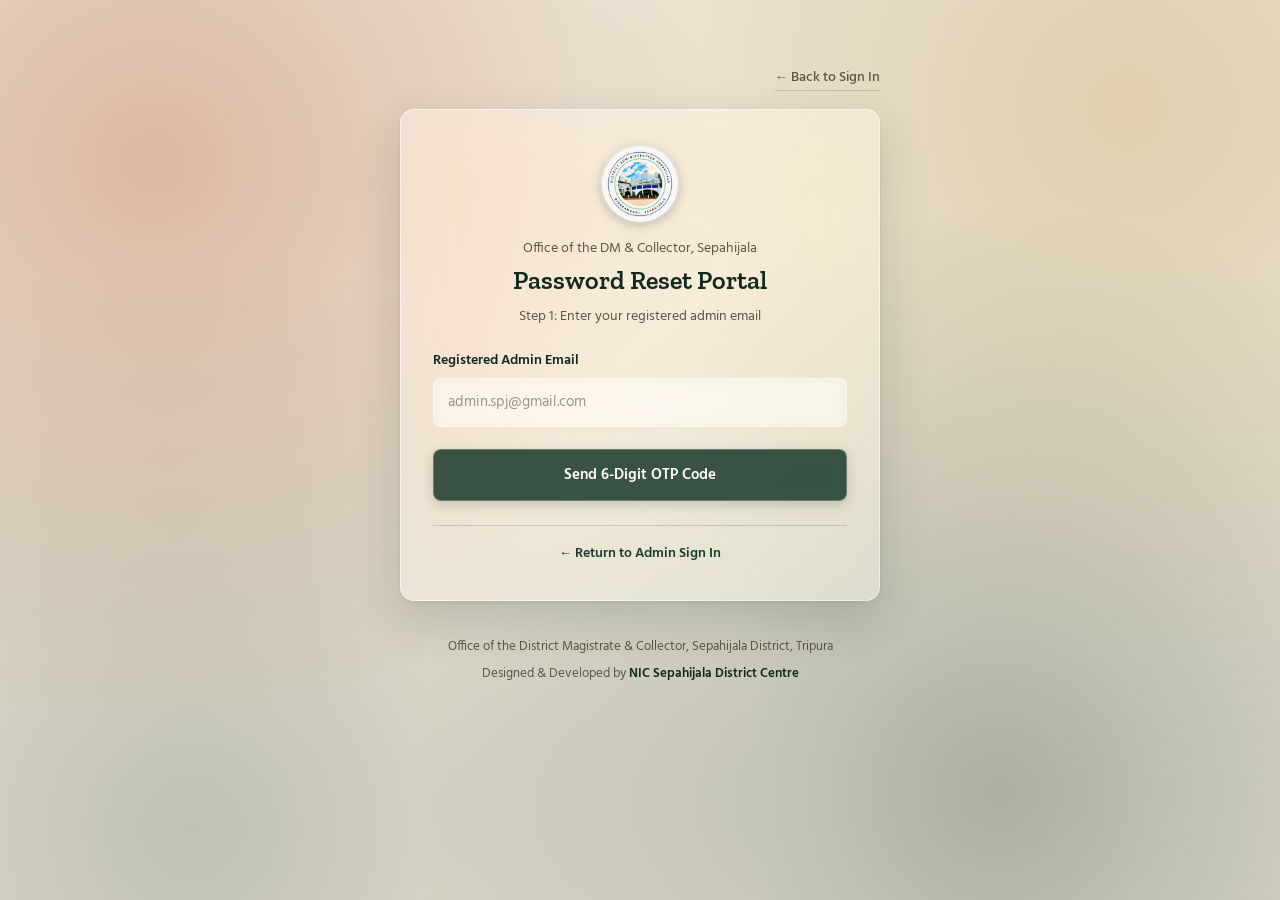
<file: reset.html>
<!DOCTYPE html>
<html lang="en">
<head>
  <meta charset="UTF-8">
  <meta name="viewport" content="width=device-width, initial-scale=1.0">
  <title>Reset Password — Sepahijala District Administration</title>
  <meta name="description" content="Password Reset Portal with Email OTP Verification for Sepahijala District Administration.">
  <meta name="theme-color" content="#1F3D2E">
  <link rel="icon" type="image/jpeg" href="logo.jpg">
  <link rel="preconnect" href="https://fonts.googleapis.com">
  <link rel="preconnect" href="https://fonts.gstatic.com" crossorigin>
  <link href="https://fonts.googleapis.com/css2?family=Zilla+Slab:wght@500;600;700&family=Hind:wght@400;500;600;700&display=swap" rel="stylesheet">
  <link rel="stylesheet" href="style.css">
</head>
<body>
<div class="page page-auth">

  <div class="top-links">
    <a class="dashboard-link" href="login.html">← Back to Sign In</a>
  </div>

  <div class="single-card">
    <div style="text-align: center; margin-bottom: 24px;">
      <div class="seal" style="margin: 0 auto 16px;">
        <img src="logo.jpg" alt="District Administration Sepahijala" />
      </div>
      <p class="eyebrow-office" style="color: var(--ink-soft); margin-bottom: 2px;">Office of the DM &amp; Collector, Sepahijala</p>
      <h2 style="font-size: 26px; color: var(--forest-deep);">Password Reset Portal</h2>
      <p id="stepSubtitle" style="color: var(--ink-soft); font-size: 14px; margin-top: 6px;">Step 1: Enter your registered admin email</p>
    </div>

    <div id="alertBox" class="alert"></div>

    <!-- Step 1: Send OTP -->
    <form id="step1Form">
      <div style="margin-bottom: 22px;">
        <label style="font-size: 13.5px; font-weight: 600; color: var(--forest-deep); display: block; margin-bottom: 6px;">Registered Admin Email</label>
        <input type="email" id="email" placeholder="admin.spj@gmail.com" required />
      </div>
      <button type="submit" id="btnStep1" class="submit-btn btn-full">Send 6-Digit OTP Code</button>
    </form>

    <!-- Step 2: Verify OTP -->
    <form id="step2Form" class="hidden">
      <div style="margin-bottom: 22px;">
        <label style="font-size: 13.5px; font-weight: 600; color: var(--forest-deep); display: block; margin-bottom: 6px;">6-Digit OTP Verification Code</label>
        <input type="text" id="otpCode" maxlength="6" placeholder="123456" required />
      </div>
      <button type="submit" id="btnStep2" class="submit-btn btn-full">Verify OTP</button>
    </form>

    <!-- Step 3: Set New Password -->
    <form id="step3Form" class="hidden">
      <div style="margin-bottom: 18px;">
        <label style="font-size: 13.5px; font-weight: 600; color: var(--forest-deep); display: block; margin-bottom: 6px;">New Password</label>
        <input type="password" id="newPassword" placeholder="••••••••" required />
      </div>
      <div style="margin-bottom: 24px;">
        <label style="font-size: 13.5px; font-weight: 600; color: var(--forest-deep); display: block; margin-bottom: 6px;">Confirm New Password</label>
        <input type="password" id="confirmPassword" placeholder="••••••••" required />
      </div>
      <button type="submit" id="btnStep3" class="submit-btn btn-full">Update New Password</button>
    </form>

    <div style="text-align: center; margin-top: 24px; font-size: 13.5px; border-top: 1px solid var(--line); padding-top: 18px;">
      <a href="login.html" style="color: var(--forest); font-weight: 600; text-decoration: none;">← Return to Admin Sign In</a>
    </div>
  </div>

  <footer class="page-foot">
    <div>Office of the District Magistrate &amp; Collector, Sepahijala District, Tripura</div>
    <div class="updated">Designed &amp; Developed by <strong>NIC Sepahijala District Centre</strong></div>
  </footer>

</div>

<script src="app.js"></script>
<script>
  let userEmail = "";

  function showAlert(msg, isSuccess = false) {
    const alertBox = document.getElementById("alertBox");
    alertBox.className = "alert " + (isSuccess ? "alert-success" : "alert-error");
    alertBox.textContent = msg;
    alertBox.style.display = "block";
  }

  function hideAlert() {
    document.getElementById("alertBox").style.display = "none";
  }

  // Step 1: Send OTP
  document.getElementById("step1Form").addEventListener("submit", async function(e) {
    e.preventDefault();
    hideAlert();
    userEmail = document.getElementById("email").value.trim();
    const btn = document.getElementById("btnStep1");

    btn.disabled = true;
    btn.innerHTML = '<span class="spinner"></span> Sending OTP...';

    const res = await apiPost("sendOtp", { email: userEmail });
    btn.disabled = false;
    btn.textContent = "Send 6-Digit OTP Code";

    if (res && res.success) {
      showAlert("OTP code sent to " + userEmail + ". Code valid for 10 minutes.", true);
      document.getElementById("step1Form").classList.add("hidden");
      document.getElementById("step2Form").classList.remove("hidden");
      document.getElementById("stepSubtitle").textContent = "Step 2: Enter the 6-digit OTP code sent to your email";
      document.getElementById("otpCode").focus();
    } else {
      showAlert((res && res.error) ? res.error : "Failed to send OTP code. Please check email address.");
    }
  });

  // Step 2: Verify OTP
  document.getElementById("step2Form").addEventListener("submit", async function(e) {
    e.preventDefault();
    hideAlert();
    const code = document.getElementById("otpCode").value.trim();
    const btn = document.getElementById("btnStep2");

    btn.disabled = true;
    btn.innerHTML = '<span class="spinner"></span> Verifying...';

    const res = await apiPost("verifyOtp", { email: userEmail, code: code });
    btn.disabled = false;
    btn.textContent = "Verify OTP";

    if (res && res.success) {
      showAlert("OTP verified successfully! Now choose your new password.", true);
      document.getElementById("step2Form").classList.add("hidden");
      document.getElementById("step3Form").classList.remove("hidden");
      document.getElementById("stepSubtitle").textContent = "Step 3: Enter and confirm your new secure password";
      document.getElementById("newPassword").focus();
    } else {
      showAlert((res && res.error) ? res.error : "Invalid or expired OTP code.");
    }
  });

  // Step 3: Set New Password
  document.getElementById("step3Form").addEventListener("submit", async function(e) {
    e.preventDefault();
    hideAlert();
    const pass = document.getElementById("newPassword").value;
    const confirm = document.getElementById("confirmPassword").value;
    const btn = document.getElementById("btnStep3");

    if (pass !== confirm) {
      showAlert("Passwords do not match.");
      return;
    }
    if (pass.length < 6) {
      showAlert("Password must be at least 6 characters long.");
      return;
    }

    btn.disabled = true;
    btn.innerHTML = '<span class="spinner"></span> Updating Password...';

    const res = await apiPost("resetPassword", { email: userEmail, newPassword: pass });
    btn.disabled = false;
    btn.textContent = "Update New Password";

    if (res && res.success) {
      showAlert("Password reset successful! Redirecting to login...", true);
      setTimeout(() => {
        window.location.href = "login.html";
      }, 1400);
    } else {
      showAlert((res && res.error) ? res.error : "Failed to update password. Try again.");
    }
  });

  // Format OTP code input to allow digits only up to 6
  document.getElementById("otpCode").addEventListener("input", function() {
    this.value = this.value.replace(/\D/g, "").slice(0, 6);
  });
</script>
</body>
</html>
</file>
<file: style.css>
/* ============================================================
   Sepahijala District Administration — Feedback Portal
   Responsive Earth-Tone Glassmorphism Design System
   ============================================================ */
@import url('https://fonts.googleapis.com/css2?family=Zilla+Slab:wght@500;600;700&family=Hind:wght@400;500;600;700&display=swap');

:root {
  --forest: #1F3D2E;
  --forest-deep: #132920;
  --parchment: #EDE6D6;
  --parchment-soft: #F6F2E7;
  --clay: #B2502E;
  --clay-dark: #8C3D22;
  --brass: #B8924A;
  --ink: #26241E;
  --ink-soft: #5B5647;
  --line: rgba(38, 36, 30, 0.16);
  --white: #FFFDF8;
  --glass-bg: rgba(255, 253, 248, 0.42);
  --glass-border: rgba(255, 255, 255, 0.55);
  --shadow-main: 0 1px 3px rgba(19, 41, 32, 0.10), 0 20px 48px rgba(19, 41, 32, 0.16);
  --radius-portal: 14px;
  --radius-input: 8px;
}

* {
  box-sizing: border-box;
}

html, body {
  margin: 0;
  padding: 0;
  overflow-x: hidden;
  width: 100%;
}

body {
  background:
    radial-gradient(circle at 12% 18%, rgba(178, 80, 46, 0.30), transparent 42%),
    radial-gradient(circle at 88% 12%, rgba(184, 146, 74, 0.28), transparent 40%),
    radial-gradient(circle at 78% 88%, rgba(31, 61, 46, 0.32), transparent 46%),
    radial-gradient(circle at 15% 92%, rgba(31, 61, 46, 0.22), transparent 42%),
    var(--parchment);
  background-attachment: fixed;
  color: var(--ink);
  font-family: 'Hind', sans-serif;
  font-size: 16px;
  line-height: 1.5;
  -webkit-font-smoothing: antialiased;
  min-height: 100vh;
  display: flex;
  flex-direction: column;
}

h1, h2, h3, .display {
  font-family: 'Zilla Slab', serif;
  font-weight: 600;
  color: var(--forest-deep);
  margin: 0;
}

a {
  color: inherit;
}

button {
  font-family: inherit;
}

/* Page wrapper */
.page {
  max-width: 980px;
  margin: 0 auto;
  padding: 28px 20px 60px;
  width: 100%;
  flex: 1;
}

.page-dashboard {
  max-width: 1120px;
}

.page-auth {
  max-width: 520px;
  margin: 40px auto;
}

/* Top links bar */
.top-links {
  display: flex;
  justify-content: space-between;
  align-items: center;
  gap: 14px;
  margin-bottom: 18px;
}

.top-links > a:only-child {
  margin-left: auto;
}

.lang-switch-container {
  display: inline-flex;
  align-items: center;
  gap: 4px;
  background: var(--glass-bg);
  backdrop-filter: blur(14px);
  -webkit-backdrop-filter: blur(14px);
  border: 1px solid var(--glass-border);
  border-radius: 20px;
  padding: 3px 8px;
  box-shadow: 0 2px 8px rgba(0, 0, 0, 0.04);
}

.lang-btn {
  background: none;
  border: none;
  font-family: inherit;
  font-size: 13px;
  font-weight: 600;
  color: var(--ink-soft);
  cursor: pointer;
  padding: 4px 10px;
  border-radius: 14px;
  transition: all .15s ease;
}

.lang-btn:hover {
  color: var(--forest-deep);
}

.lang-btn.active {
  color: var(--white);
  background: var(--forest);
  box-shadow: 0 2px 6px rgba(31, 61, 46, 0.25);
}

.lang-separator {
  color: var(--line);
  font-size: 11px;
}

.dashboard-link {
  font-size: 13.5px;
  color: var(--ink-soft);
  text-decoration: none;
  border-bottom: 1px solid var(--line);
  padding-bottom: 2px;
  transition: color .15s ease, border-color .15s ease;
  font-weight: 500;
}

.dashboard-link:hover {
  color: var(--clay);
  border-color: var(--clay);
}

.dashboard-link:focus-visible {
  outline: 2px solid var(--clay);
  outline-offset: 3px;
}

/* ============================================================
   PORTAL CONTAINER (2 COLUMNS FOR PUBLIC FORM)
   ============================================================ */
.portal {
  display: grid;
  grid-template-columns: 0.85fr 1.15fr;
  background: var(--glass-bg);
  backdrop-filter: blur(28px) saturate(170%);
  -webkit-backdrop-filter: blur(28px) saturate(170%);
  border: 1px solid var(--glass-border);
  border-radius: var(--radius-portal);
  overflow: hidden;
  box-shadow: var(--shadow-main);
}

/* Single-card container for Auth & Reset */
.single-card {
  background: var(--glass-bg);
  backdrop-filter: blur(28px) saturate(170%);
  -webkit-backdrop-filter: blur(28px) saturate(170%);
  border: 1px solid var(--glass-border);
  border-radius: var(--radius-portal);
  overflow: hidden;
  box-shadow: var(--shadow-main);
  padding: 36px 32px;
}

/* ============================================================
   HERO / IDENTITY PANEL
   ============================================================ */
.hero {
  background: linear-gradient(175deg, rgba(31, 61, 46, 0.72) 0%, rgba(19, 41, 32, 0.82) 100%);
  backdrop-filter: blur(10px);
  -webkit-backdrop-filter: blur(10px);
  color: var(--parchment-soft);
  padding: 44px 36px;
  position: relative;
  overflow: hidden;
  display: flex;
  flex-direction: column;
  justify-content: space-between;
  min-height: 520px;
  border-right: 1px solid rgba(255, 255, 255, 0.12);
}

.hero-canopy {
  position: absolute;
  inset: 0;
  opacity: 0;
  animation: canopyIn 1.4s ease-out .2s forwards;
  pointer-events: none;
}

@keyframes canopyIn {
  from { opacity: 0; transform: translateY(-6px); }
  to   { opacity: 0.5; transform: translateY(0); }
}

.hero-content {
  position: relative;
  z-index: 1;
}

.seal {
  width: 76px;
  height: 76px;
  border-radius: 50%;
  display: flex;
  align-items: center;
  justify-content: center;
  margin-bottom: 22px;
  background: #FFFDF8;
  backdrop-filter: blur(6px);
  -webkit-backdrop-filter: blur(6px);
  box-shadow: 0 2px 12px rgba(0, 0, 0, 0.28), 0 0 0 2px rgba(255, 255, 255, 0.6);
  font-size: 32px;
  color: var(--brass);
  text-decoration: none;
  overflow: hidden;
  transition: transform .2s ease, box-shadow .2s ease;
}

.seal:hover {
  transform: scale(1.04);
  box-shadow: 0 4px 16px rgba(0, 0, 0, 0.35), 0 0 0 2px var(--brass);
}

.seal img {
  width: 100%;
  height: 100%;
  border-radius: 50%;
  display: block;
  object-fit: cover;
}

.eyebrow-office {
  font-size: 14px;
  color: rgba(246, 242, 231, 0.78);
  margin: 0 0 4px;
}

.eyebrow-district {
  font-size: 14px;
  color: rgba(246, 242, 231, 0.78);
  margin: 0 0 26px;
}

.hero h1 {
  font-size: 32px;
  line-height: 1.18;
  color: var(--white);
  max-width: 16ch;
}

.hero p.lede {
  font-family: 'Hind', sans-serif;
  font-size: 15px;
  color: rgba(246, 242, 231, 0.82);
  margin: 16px 0 0;
  max-width: 34ch;
}

.hero-foot {
  position: relative;
  z-index: 1;
  font-size: 13px;
  color: rgba(246, 242, 231, 0.6);
  border-top: 1px solid rgba(246, 242, 231, 0.18);
  padding-top: 16px;
  margin-top: 32px;
}

.hero-foot strong {
  display: block;
  color: rgba(246, 242, 231, 0.85);
  font-weight: 600;
  margin-bottom: 2px;
}

/* ============================================================
   FORM SLIP PANEL
   ============================================================ */
.slip {
  padding: 0;
  display: flex;
  flex-direction: column;
  position: relative;
}

.perforation {
  height: 14px;
  background-image: radial-gradient(circle, rgba(237, 230, 214, 0.9) 2.5px, transparent 2.6px);
  background-size: 16px 16px;
  background-position: 6px center;
  background-color: rgba(255, 253, 248, 0.35);
}

.slip-inner {
  padding: 36px 40px 40px;
}

fieldset {
  border: none;
  margin: 0 0 26px;
  padding: 0;
}

fieldset:last-of-type {
  margin-bottom: 0;
}

legend {
  font-family: 'Zilla Slab', serif;
  font-weight: 600;
  font-size: 17px;
  color: var(--forest-deep);
  padding: 0 0 12px;
  width: 100%;
}

.hint {
  font-size: 13px;
  color: var(--ink-soft);
  font-weight: 400;
  margin-left: 8px;
}

/* Tile row (Office Level selection) */
.tile-row {
  display: grid;
  grid-template-columns: repeat(3, 1fr);
  gap: 10px;
}

.tile {
  border: 1.5px solid rgba(255, 255, 255, 0.5);
  background: rgba(255, 253, 248, 0.38);
  backdrop-filter: blur(10px);
  -webkit-backdrop-filter: blur(10px);
  border-radius: var(--radius-input);
  padding: 14px 8px;
  text-align: center;
  cursor: pointer;
  transition: border-color .15s ease, background .15s ease, transform .1s ease;
  user-select: none;
}

.tile svg, .tile .tile-icon {
  width: 22px;
  height: 22px;
  margin-bottom: 6px;
  color: var(--forest);
  display: inline-block;
}

.tile span {
  display: block;
  font-size: 13.5px;
  font-weight: 600;
  color: var(--ink);
}

.tile:hover {
  border-color: var(--forest);
  background: rgba(255, 253, 248, 0.6);
}

.tile:focus-visible {
  outline: 2px solid var(--clay);
  outline-offset: 2px;
}

.tile.selected {
  border-color: rgba(255, 255, 255, 0.4);
  background: rgba(31, 61, 46, 0.85);
}

.tile.selected span {
  color: var(--white);
}

.tile.selected svg, .tile.selected .tile-icon {
  color: var(--brass);
}

/* Chip row (Specific Office selection) */
.chip-row {
  display: flex;
  flex-wrap: wrap;
  gap: 8px;
}

.chip {
  border: 1.5px solid rgba(255, 255, 255, 0.55);
  background: rgba(255, 253, 248, 0.4);
  backdrop-filter: blur(8px);
  -webkit-backdrop-filter: blur(8px);
  border-radius: 20px;
  padding: 8px 16px;
  font-size: 13.5px;
  font-weight: 500;
  color: var(--ink-soft);
  cursor: pointer;
  transition: border-color .15s ease, background .15s ease, color .15s ease;
  user-select: none;
}

.chip:hover {
  border-color: var(--clay);
  color: var(--ink);
}

.chip:focus-visible {
  outline: 2px solid var(--clay);
  outline-offset: 2px;
}

.chip.selected {
  background: rgba(178, 80, 46, 0.85);
  border-color: rgba(255, 255, 255, 0.4);
  color: var(--white);
  box-shadow: 0 2px 8px rgba(178, 80, 46, 0.25);
}

/* Rating Scale (1 to 5 buttons) */
.scale {
  display: grid;
  grid-template-columns: repeat(5, 1fr);
  border: 1.5px solid rgba(255, 255, 255, 0.55);
  border-radius: var(--radius-input);
  overflow: hidden;
  backdrop-filter: blur(8px);
  -webkit-backdrop-filter: blur(8px);
}

.scale button {
  border: none;
  background: rgba(255, 253, 248, 0.35);
  padding: 14px 4px 12px;
  cursor: pointer;
  border-right: 1px solid rgba(255, 255, 255, 0.4);
  display: flex;
  flex-direction: column;
  align-items: center;
  gap: 4px;
  transition: background .15s ease;
}

.scale button:last-child {
  border-right: none;
}

.scale button .n {
  font-family: 'Zilla Slab', serif;
  font-weight: 600;
  font-size: 16px;
  color: var(--ink-soft);
}

.scale button .lbl {
  font-size: 11px;
  color: var(--ink-soft);
  letter-spacing: .01em;
  text-align: center;
  line-height: 1.2;
}

.scale button:hover {
  background: rgba(255, 253, 248, 0.65);
}

.scale button:focus-visible {
  outline: 2px solid var(--clay);
  outline-offset: -2px;
}

.scale button.selected {
  background: rgba(178, 80, 46, 0.85);
}

.scale button.selected .n, .scale button.selected .lbl {
  color: var(--white);
}

/* Form inputs & controls */
textarea, input[type="tel"], input[type="email"], input[type="password"], input[type="text"], select {
  width: 100%;
  border: 1.5px solid rgba(255, 255, 255, 0.55);
  border-radius: var(--radius-input);
  padding: 12px 14px;
  font-family: 'Hind', sans-serif;
  font-size: 14.5px;
  color: var(--ink);
  background: rgba(255, 253, 248, 0.4);
  backdrop-filter: blur(8px);
  -webkit-backdrop-filter: blur(8px);
  resize: vertical;
  transition: all .15s ease;
}

select {
  appearance: none;
  -webkit-appearance: none;
  background-image: url("data:image/svg+xml;utf8,<svg xmlns='http://www.w3.org/2000/svg' viewBox='0 0 24 24' fill='none' stroke='%235B5647' stroke-width='2'><path d='M6 9l6 6 6-6'/></svg>");
  background-repeat: no-repeat;
  background-position: right 14px center;
  background-size: 16px;
  padding-right: 38px;
}

textarea {
  min-height: 85px;
}

.contact-row {
  display: grid;
  grid-template-columns: 1fr 1fr;
  gap: 10px;
}

textarea:focus, input:focus, select:focus {
  outline: none;
  border-color: var(--forest);
  box-shadow: 0 0 0 3px rgba(31, 61, 46, 0.12);
  background: rgba(255, 253, 248, 0.75);
}

textarea::placeholder, input::placeholder {
  color: #9C9787;
}

.submit-row {
  display: flex;
  align-items: center;
  gap: 16px;
  margin-top: 10px;
}

.submit-btn {
  background: rgba(31, 61, 46, 0.88);
  backdrop-filter: blur(8px);
  -webkit-backdrop-filter: blur(8px);
  color: var(--white);
  border: 1px solid rgba(255, 255, 255, 0.25);
  border-radius: var(--radius-input);
  padding: 13px 28px;
  font-size: 15px;
  font-weight: 600;
  cursor: pointer;
  transition: background .15s ease, transform .1s ease, box-shadow .15s ease;
  box-shadow: 0 4px 12px rgba(31, 61, 46, 0.2);
}

.submit-btn:hover {
  background: rgba(19, 41, 32, 0.95);
  box-shadow: 0 6px 16px rgba(19, 41, 32, 0.3);
}

.submit-btn:active {
  transform: translateY(1px);
}

.submit-btn:focus-visible {
  outline: 2px solid var(--clay);
  outline-offset: 3px;
}

.submit-btn:disabled {
  background: #B8B3A2;
  cursor: not-allowed;
  box-shadow: none;
}

.submit-btn.btn-full {
  width: 100%;
}

.error-note {
  font-size: 13px;
  color: var(--clay-dark);
  display: none;
  font-weight: 500;
}

.error-note.show {
  display: block;
}

/* Alert Notification box */
.alert {
  padding: 12px 16px;
  border-radius: var(--radius-input);
  font-size: 14px;
  margin-bottom: 20px;
  display: none;
  backdrop-filter: blur(8px);
  -webkit-backdrop-filter: blur(8px);
}

.alert-error {
  background: rgba(178, 80, 46, 0.12);
  border: 1.5px solid rgba(178, 80, 46, 0.4);
  color: var(--clay-dark);
  display: block;
}

.alert-success {
  background: rgba(31, 61, 46, 0.12);
  border: 1.5px solid rgba(31, 61, 46, 0.4);
  color: var(--forest-deep);
  display: block;
}

/* Confirmation State Screen */
.confirm {
  display: none;
  padding: 60px 40px;
  text-align: center;
}

.confirm.show {
  display: block;
}

.slip-inner.hide {
  display: none;
}

.check {
  width: 56px;
  height: 56px;
  border-radius: 50%;
  background: rgba(31, 61, 46, 0.88);
  backdrop-filter: blur(8px);
  -webkit-backdrop-filter: blur(8px);
  color: var(--white);
  display: flex;
  align-items: center;
  justify-content: center;
  margin: 0 auto 20px;
  box-shadow: 0 0 0 1px rgba(255, 255, 255, 0.25);
  font-size: 24px;
}

.confirm h2 {
  font-size: 24px;
  margin-bottom: 10px;
}

.confirm p {
  color: var(--ink-soft);
  font-size: 14.5px;
  max-width: 34ch;
  margin: 0 auto 24px;
}

.confirm .ticket-id {
  display: inline-block;
  font-family: 'Zilla Slab', serif;
  font-size: 13.5px;
  color: var(--ink-soft);
  background: rgba(255, 253, 248, 0.5);
  backdrop-filter: blur(8px);
  -webkit-backdrop-filter: blur(8px);
  border: 1px dashed var(--line);
  border-radius: 4px;
  padding: 6px 14px;
  margin-bottom: 26px;
}

.again-btn {
  background: rgba(255, 253, 248, 0.4);
  backdrop-filter: blur(8px);
  -webkit-backdrop-filter: blur(8px);
  border: 1.5px solid var(--forest);
  color: var(--forest);
  border-radius: var(--radius-input);
  padding: 11px 24px;
  font-size: 14px;
  font-weight: 600;
  cursor: pointer;
  transition: background .15s ease, color .15s ease;
}

.again-btn:hover {
  background: var(--forest);
  color: var(--white);
}

.again-btn:focus-visible {
  outline: 2px solid var(--clay);
  outline-offset: 3px;
}

/* ============================================================
   DASHBOARD DESIGN SYSTEM (NAVBAR, STATS, GRIDS, TABLES)
   ============================================================ */
.dash-navbar {
  background: linear-gradient(175deg, rgba(31, 61, 46, 0.88) 0%, rgba(19, 41, 32, 0.95) 100%);
  backdrop-filter: blur(12px);
  -webkit-backdrop-filter: blur(12px);
  color: var(--parchment-soft);
  padding: 16px 28px;
  display: flex;
  justify-content: space-between;
  align-items: center;
  border-bottom: 3px solid var(--brass);
  border-radius: var(--radius-portal);
  box-shadow: var(--shadow-main);
  margin-bottom: 25px;
  flex-wrap: wrap;
  gap: 15px;
}

.dash-brand-link {
  display: flex;
  align-items: center;
  gap: 12px;
  text-decoration: none;
  color: var(--white);
}

.dash-brand-icon {
  width: 40px;
  height: 40px;
  background: rgba(255, 255, 255, 0.12);
  border: 1px solid rgba(255, 255, 255, 0.3);
  border-radius: 50%;
  display: flex;
  align-items: center;
  justify-content: center;
  font-size: 20px;
  color: var(--brass);
  overflow: hidden;
  flex-shrink: 0;
}

.dash-title {
  font-family: 'Zilla Slab', serif;
  font-size: 1.35rem;
  font-weight: 700;
  color: var(--white);
}

.dash-subtitle {
  font-size: 0.8rem;
  color: var(--brass);
  font-weight: 500;
}

.dash-actions {
  display: flex;
  align-items: center;
  gap: 10px;
}

.dash-btn {
  padding: 8px 16px;
  border-radius: var(--radius-input);
  font-size: 13.5px;
  font-weight: 600;
  cursor: pointer;
  text-decoration: none;
  transition: all .15s ease;
  display: inline-flex;
  align-items: center;
  gap: 6px;
}

.dash-btn-brass {
  background: var(--brass);
  color: var(--white);
  border: 1px solid rgba(255, 255, 255, 0.3);
}

.dash-btn-brass:hover {
  background: #a37f3c;
}

.dash-btn-outline {
  background: rgba(255, 253, 248, 0.15);
  border: 1px solid rgba(255, 255, 255, 0.3);
  color: var(--parchment-soft);
}

.dash-btn-outline:hover {
  background: rgba(255, 253, 248, 0.3);
  color: var(--white);
}

/* Dashboard Filter Bar */
.filter-bar {
  display: flex;
  align-items: center;
  justify-content: space-between;
  gap: 16px;
  flex-wrap: wrap;
  margin-bottom: 25px;
  background: var(--glass-bg);
  backdrop-filter: blur(14px);
  -webkit-backdrop-filter: blur(14px);
  border: 1px solid var(--glass-border);
  border-radius: var(--radius-portal);
  padding: 14px 18px;
}

.level-pills {
  display: flex;
  gap: 8px;
}

.dash-pill-btn {
  padding: 8px 18px;
  background: rgba(255, 253, 248, 0.4);
  border: 1.5px solid var(--glass-border);
  border-radius: 20px;
  font-size: 13.5px;
  font-weight: 600;
  color: var(--ink-soft);
  cursor: pointer;
  transition: all .2s;
}

.dash-pill-btn:hover {
  border-color: var(--forest);
  color: var(--forest-deep);
}

.dash-pill-btn.active {
  background: var(--forest);
  color: var(--white);
  border-color: var(--forest);
  box-shadow: 0 2px 8px rgba(31, 61, 46, 0.3);
}

.dash-pill-btn:disabled, .dash-pill-btn.disabled {
  opacity: 0.4;
  cursor: not-allowed;
  background: rgba(0, 0, 0, 0.05);
  border-color: rgba(0, 0, 0, 0.1);
}

/* Dashboard Titles */
.dash-section-title {
  font-family: 'Zilla Slab', serif;
  font-size: 1.35rem;
  color: var(--forest-deep);
  font-weight: 700;
  position: relative;
  display: inline-block;
  margin-bottom: 16px;
}

.dash-section-title::after {
  content: '';
  position: absolute;
  left: 0;
  bottom: -4px;
  width: 44px;
  height: 3px;
  background: var(--clay);
  border-radius: 2px;
}

/* Cumulative Stat Grid */
.cumulative-summary-grid {
  display: grid;
  grid-template-columns: 1fr 1fr;
  gap: 18px;
  margin-bottom: 30px;
}

.stat-box {
  background: var(--glass-bg);
  backdrop-filter: blur(14px);
  -webkit-backdrop-filter: blur(14px);
  border-radius: var(--radius-portal);
  padding: 22px 26px;
  box-shadow: var(--shadow-main);
  border: 1px solid var(--glass-border);
  position: relative;
  overflow: hidden;
}

.stat-box.accent-forest::before {
  content: '';
  position: absolute;
  top: 0;
  left: 0;
  right: 0;
  height: 4px;
  background: var(--forest);
}

.stat-box.accent-clay::before {
  content: '';
  position: absolute;
  top: 0;
  left: 0;
  right: 0;
  height: 4px;
  background: var(--clay);
}

.stat-title {
  font-size: 12.5px;
  font-weight: 700;
  color: var(--ink-soft);
  text-transform: uppercase;
  letter-spacing: 0.06em;
}

.stat-number {
  font-family: 'Zilla Slab', serif;
  font-size: 2.4rem;
  font-weight: 700;
  color: var(--forest-deep);
  margin: 4px 0 2px;
}

.stat-subtext {
  font-size: 13px;
  color: var(--ink-soft);
}

/* Office Stat Cards Grid */
.office-summary-grid {
  display: grid;
  grid-template-columns: repeat(auto-fill, minmax(260px, 1fr));
  gap: 16px;
  margin-bottom: 35px;
}

.office-stat-card {
  background: var(--glass-bg);
  backdrop-filter: blur(12px);
  -webkit-backdrop-filter: blur(12px);
  border-radius: var(--radius-input);
  padding: 18px 20px;
  box-shadow: var(--shadow-main);
  border: 1px solid var(--glass-border);
  display: flex;
  flex-direction: column;
  justify-content: space-between;
}

.office-card-header {
  font-family: 'Zilla Slab', serif;
  font-size: 15.5px;
  font-weight: 600;
  color: var(--forest-deep);
  margin-bottom: 6px;
}

.office-score-row {
  display: flex;
  align-items: baseline;
  justify-content: space-between;
  margin-top: 4px;
}

.score-text {
  font-family: 'Zilla Slab', serif;
  font-size: 1.5rem;
  font-weight: 700;
  color: var(--clay);
}

.score-text span {
  font-size: 13px;
  color: var(--ink-soft);
  font-weight: 500;
}

.response-count {
  font-size: 12.5px;
  color: var(--ink-soft);
}

.star-rating-display {
  color: var(--brass);
  font-size: 15px;
  margin-top: 6px;
  letter-spacing: 2px;
}

.card-bottom-bar {
  height: 3px;
  background: var(--forest);
  border-radius: 2px;
  margin-top: 14px;
  width: 100%;
}

/* Data Table (Recent Submissions) */
.data-table-container {
  background: var(--glass-bg);
  backdrop-filter: blur(14px);
  -webkit-backdrop-filter: blur(14px);
  border-radius: var(--radius-portal);
  box-shadow: var(--shadow-main);
  padding: 20px;
  border: 1px solid var(--glass-border);
  overflow-x: auto;
  -webkit-overflow-scrolling: touch;
}

.data-table {
  width: 100%;
  border-collapse: collapse;
  text-align: left;
  white-space: nowrap;
}

.data-table th {
  padding: 12px 16px;
  font-size: 12.5px;
  font-weight: 700;
  text-transform: uppercase;
  letter-spacing: 0.05em;
  color: var(--forest-deep);
  border-bottom: 1.5px solid var(--line);
  background: rgba(255, 253, 248, 0.5);
}

.data-table td {
  padding: 12px 16px;
  font-size: 14px;
  color: var(--ink);
  border-bottom: 1px solid var(--line);
}

.data-table tr:last-child td {
  border-bottom: none;
}

.data-table tr:hover {
  background: rgba(255, 253, 248, 0.4);
}

/* Dashboard Table Controls (Search & Export) */
.dash-table-header {
  display: flex;
  justify-content: space-between;
  align-items: center;
  flex-wrap: wrap;
  gap: 12px;
  margin-bottom: 16px;
}

.table-search-box {
  display: flex;
  align-items: center;
  gap: 8px;
  flex: 1;
  max-width: 320px;
}

.table-search-input {
  width: 100%;
  padding: 8px 14px;
  font-size: 13.5px;
  border: 1.5px solid var(--glass-border);
  border-radius: var(--radius-input);
  background: rgba(255, 253, 248, 0.5);
  backdrop-filter: blur(8px);
  -webkit-backdrop-filter: blur(8px);
}

.dash-btn-clay {
  background: var(--clay);
  color: var(--white);
  border: 1px solid rgba(255, 255, 255, 0.3);
}

.dash-btn-clay:hover {
  background: var(--clay-dark);
}

/* Loading Spinner */
.spinner {
  display: inline-block;
  width: 16px;
  height: 16px;
  border: 2px solid rgba(255, 255, 255, 0.3);
  border-radius: 50%;
  border-top-color: #fff;
  animation: spin 0.7s linear infinite;
  vertical-align: middle;
  margin-right: 6px;
}

@keyframes spin {
  to { transform: rotate(360deg); }
}

/* Footer */
footer.page-foot {
  text-align: center;
  margin-top: 36px;
  font-size: 12.5px;
  color: var(--ink-soft);
  line-height: 1.7;
}

footer.page-foot .updated {
  margin-top: 6px;
}

footer.page-foot .updated strong {
  color: var(--forest-deep);
  font-weight: 600;
}

.hidden {
  display: none !important;
}

/* ============================================================
   RESPONSIVE BREAKPOINTS
   ============================================================ */
@media (max-width: 760px) {
  .portal {
    grid-template-columns: 1fr;
  }

  .hero {
    min-height: auto;
    padding: 32px 24px;
  }

  .hero h1 {
    font-size: 26px;
  }

  .slip-inner {
    padding: 28px 22px 34px;
  }

  .tile-row {
    grid-template-columns: repeat(3, 1fr);
  }

  .tile span {
    font-size: 12px;
  }

  .scale button .lbl {
    display: none;
  }

  .confirm {
    padding: 44px 24px;
  }

  .dash-navbar {
    flex-direction: column;
    align-items: stretch;
    padding: 16px;
  }

  .dash-actions {
    justify-content: space-between;
  }

  .dash-btn {
    flex: 1;
    text-align: center;
    justify-content: center;
  }

  .cumulative-summary-grid {
    grid-template-columns: 1fr;
  }

  .filter-bar {
    flex-direction: column;
    align-items: stretch;
  }

  .level-pills {
    width: 100%;
  }

  .dash-pill-btn {
    flex: 1;
    text-align: center;
  }
}

@media (max-width: 520px) {
  .contact-row {
    grid-template-columns: 1fr;
  }

  .page {
    padding: 16px 12px 40px;
  }

  .single-card {
    padding: 26px 18px;
  }
}

@media (prefers-reduced-motion: reduce) {
  .hero-canopy {
    animation: none;
    opacity: 0.5;
  }
}

/* ── Office Dropdown Select ──────────────────────────────── */
.office-select-wrapper {
  position: relative;
  display: block;
  width: 100%;
}

.office-dropdown {
  width: 100%;
  appearance: none;
  -webkit-appearance: none;
  background: var(--parchment, #f5f0e8);
  border: 1.8px solid rgba(139, 100, 56, 0.35);
  border-radius: 10px;
  padding: 13px 44px 13px 16px;
  font-family: inherit;
  font-size: 15px;
  font-weight: 500;
  color: var(--ink, #2c1d0e);
  cursor: pointer;
  transition: border-color 0.2s, box-shadow 0.2s, background 0.2s;
  outline: none;
}

.office-dropdown:hover {
  border-color: rgba(139, 100, 56, 0.65);
  background: #fff;
}

.office-dropdown:focus {
  border-color: var(--forest, #1f3d2e);
  box-shadow: 0 0 0 3px rgba(31, 61, 46, 0.15);
  background: #fff;
}

.office-dropdown option:disabled {
  color: var(--ink-soft, #7a6a56);
}

.office-select-arrow {
  position: absolute;
  right: 14px;
  top: 50%;
  transform: translateY(-50%);
  font-size: 18px;
  color: var(--forest, #1f3d2e);
  pointer-events: none;
  line-height: 1;
}
</file>
